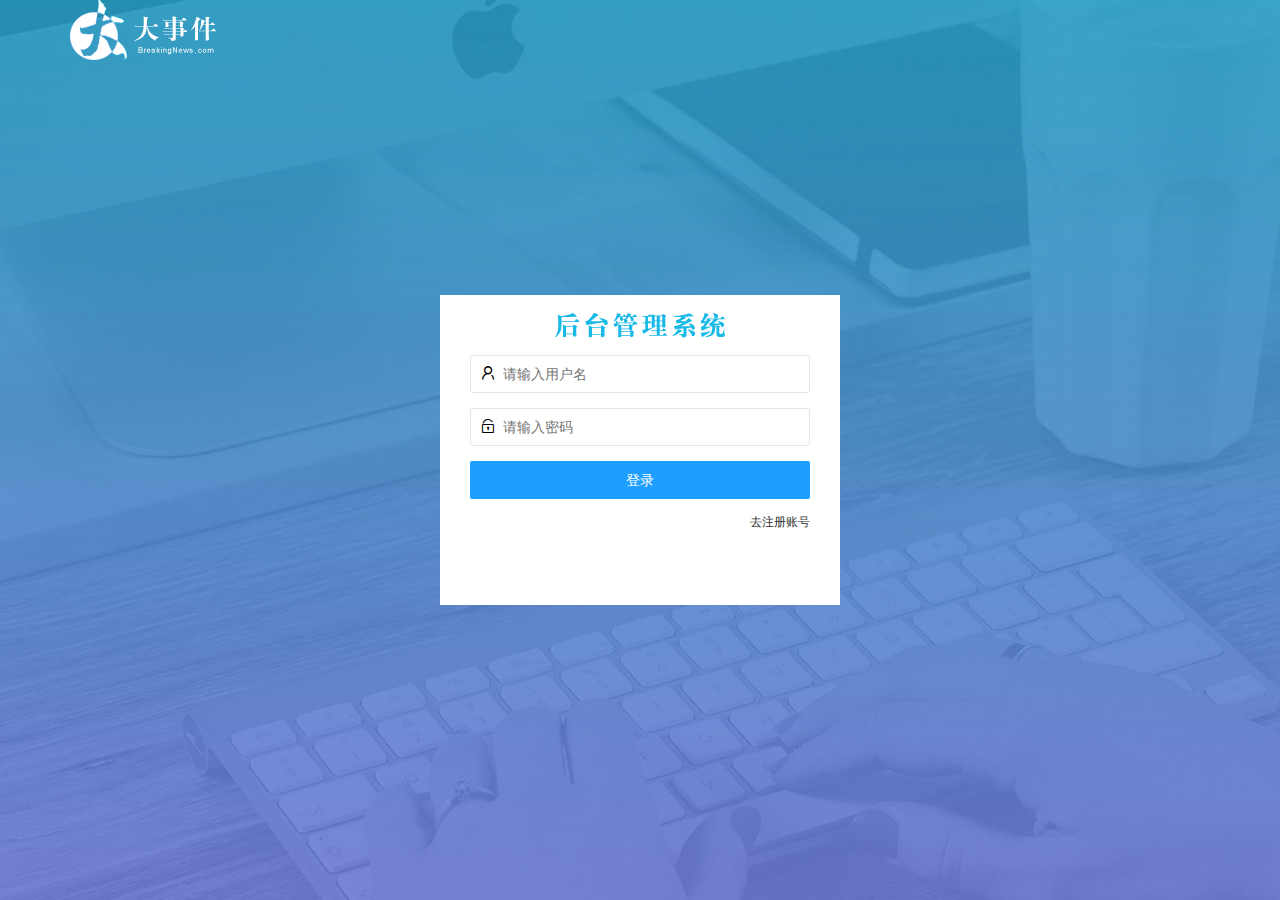
<file: login.html>
<!DOCTYPE html>
<html lang="en">

<head>
    <meta charset="UTF-8">
    <meta http-equiv="X-UA-Compatible" content="IE=edge">
    <meta name="viewport" content="width=device-width, initial-scale=1.0">
    <title>大事件-登录/注册</title>
    <link rel="stylesheet" href="/assets/lib/layui/css/layui.css">

    <link rel="stylesheet" href="/assets/css/login.css">
</head>

<body>
    <div class="layui-main">
        <img src="/assets/images/logo.png" alt="">
    </div>

    <div class="loginAndRegBox">
        <div class="title-box"></div>
        <!-- 登录的div -->
        <div class="login-box">
            <!-- 登录的表单 -->
            <form class="layui-form" id="form_login">
                <!-- 用户名 -->
                <div class="layui-form-item">
                    <i class="layui-icon layui-icon-username"></i>
                    <input type="text" name="username" required lay-verify="required" placeholder="请输入用户名"
                        autocomplete="off" class="layui-input">
                </div>
                <!-- 密码 -->
                <div class="layui-form-item">
                    <i class="layui-icon layui-icon-password"></i>
                    <input type="password" name="password" required lay-verify="required|pwd" placeholder="请输入密码"
                        autocomplete="off" class="layui-input">
                </div>
                <!-- 登录按钮 -->
                <div class="layui-form-item">
                    <button class="layui-btn layui-btn-fluid layui-btn-normal" lay-submit>登录</button>
                </div>
                <div class="layui-form-item links">
                    <a href="javascript:;" id="link_reg">去注册账号</a>
                </div>
            </form>

        </div>
        <!-- 注册的div -->
        <div class="reg-box">
            <!-- 注册的表单 -->
            <form class="layui-form" id="form_reg">
                <!-- 用户名 -->
                <div class="layui-form-item">
                    <i class="layui-icon layui-icon-username"></i>
                    <input type="text" name="username" required lay-verify="required" placeholder="请输入用户名"
                        autocomplete="off" class="layui-input">
                </div>
                <!-- 密码 -->
                <div class="layui-form-item">
                    <i class="layui-icon layui-icon-password"></i>
                    <input type="password" name="password" required lay-verify="required|pwd" placeholder="请输入密码"
                        autocomplete="off" class="layui-input">
                </div>
                <!-- 密码确认 -->
                <div class="layui-form-item">
                    <i class="layui-icon layui-icon-password"></i>
                    <input type="password" name="password" required lay-verify="required|pwd|repwd" placeholder="再次确认密码"
                        autocomplete="off" class="layui-input">
                </div>
                <!-- 按钮 -->
                <div class="layui-form-item">
                    <button class="layui-btn layui-btn-fluid layui-btn-normal" lay-submit>注册</button>
                </div>
                <div class="layui-form-item links">
                    <a href="javascript:;" id="link_login">去登录</a>
                </div>
            </form>

        </div>
    </div>

    <!-- 导入layui的js -->
    <script src="/assets/lib/layui/layui.all.js"></script>
    <!-- 导入JQuery -->
    <script src="/assets/lib/jquery.js"></script>
    <!-- 导入自己封装的 baseAP.js  -->
    <script src="/assets/js/baseAPI.js"></script>

    <script src="/assets/js/login.js"></script>
</body>

</html>
</file>
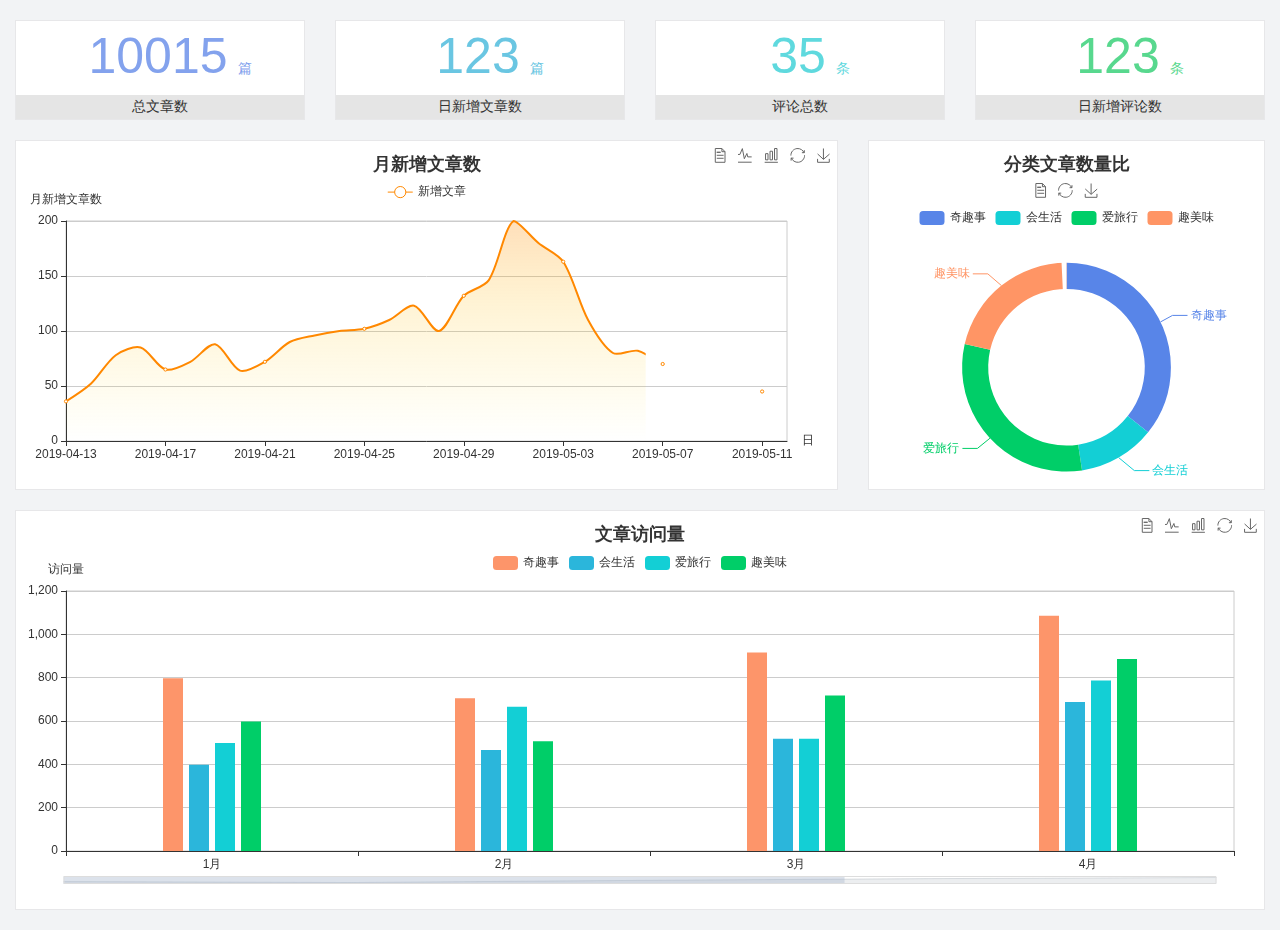
<file: home/dashboard.html>
<!DOCTYPE html>
<html lang="en">

<head>
  <meta charset="UTF-8">
  <meta name="viewport" content="width=device-width, initial-scale=1.0">
  <meta http-equiv="X-UA-Compatible" content="ie=edge">
  <title>图表统计</title>
  <link rel="stylesheet" href="../../assets/lib/bootstrap.css" />
  <link rel="stylesheet" href="../../assets/lib/main.css" />
  <script src="../../assets/lib/jquery.js"></script>
  <script type="text/javascript" src="../../assets/lib/echarts.min.js"></script>
</head>

<body>
  <div class="container-fluid">
    <div class="row spannel_list">
      <div class="col-sm-3 col-xs-6">
        <div class="spannel">
          <em>10015</em><span>篇</span>
          <b>总文章数</b>
        </div>
      </div>
      <div class="col-sm-3 col-xs-6">
        <div class="spannel scolor01">
          <em>123</em><span>篇</span>
          <b>日新增文章数</b>
        </div>
      </div>
      <div class="col-sm-3 col-xs-6">
        <div class="spannel scolor02">
          <em>35</em><span>条</span>
          <b>评论总数</b>
        </div>
      </div>
      <div class="col-sm-3 col-xs-6">
        <div class="spannel scolor03">
          <em>123</em><span>条</span>
          <b>日新增评论数</b>
        </div>
      </div>
    </div>
  </div>

  <div class="container-fluid">
    <div class="row curve-pie">
      <div class="col-lg-8 col-md-8">
        <div class="gragh_pannel" id="curve_show"></div>
      </div>
      <div class="col-lg-4 col-md-4">
        <div class="gragh_pannel" id="pie_show"></div>
      </div>
    </div>
  </div>

  <div class="container-fluid">
    <div class="column_pannel" id="column_show"></div>
  </div>

  <script>
    var oChart = echarts.init(document.getElementById('curve_show'));
    var aList_all = [
      { 'count': 36, 'date': '2019-04-13' },
      { 'count': 52, 'date': '2019-04-14' },
      { 'count': 78, 'date': '2019-04-15' },
      { 'count': 85, 'date': '2019-04-16' },
      { 'count': 65, 'date': '2019-04-17' },
      { 'count': 72, 'date': '2019-04-18' },
      { 'count': 88, 'date': '2019-04-19' },
      { 'count': 64, 'date': '2019-04-20' },
      { 'count': 72, 'date': '2019-04-21' },
      { 'count': 90, 'date': '2019-04-22' },
      { 'count': 96, 'date': '2019-04-23' },
      { 'count': 100, 'date': '2019-04-24' },
      { 'count': 102, 'date': '2019-04-25' },
      { 'count': 110, 'date': '2019-04-26' },
      { 'count': 123, 'date': '2019-04-27' },
      { 'count': 100, 'date': '2019-04-28' },
      { 'count': 132, 'date': '2019-04-29' },
      { 'count': 146, 'date': '2019-04-30' },
      { 'count': 200, 'date': '2019-05-01' },
      { 'count': 180, 'date': '2019-05-02' },
      { 'count': 163, 'date': '2019-05-03' },
      { 'count': 110, 'date': '2019-05-04' },
      { 'count': 80, 'date': '2019-05-05' },
      { 'count': 82, 'date': '2019-05-06' },
      { 'count': 70, 'date': '2019-05-07' },
      { 'count': 65, 'date': '2019-05-08' },
      { 'count': 54, 'date': '2019-05-09' },
      { 'count': 40, 'date': '2019-05-10' },
      { 'count': 45, 'date': '2019-05-11' },
      { 'count': 38, 'date': '2019-05-12' },
    ];

    let aCount = [];
    let aDate = [];

    for (var i = 0; i < aList_all.length; i++) {
      aCount.push(aList_all[i].count);
      aDate.push(aList_all[i].date);
    }

    var chartopt = {
      title: {
        text: '月新增文章数',
        left: 'center',
        top: '10'
      },
      tooltip: {
        trigger: 'axis'
      },
      legend: {
        data: ['新增文章'],
        top: '40'
      },
      toolbox: {
        show: true,
        feature: {
          mark: { show: true },
          dataView: { show: true, readOnly: false },
          magicType: { show: true, type: ['line', 'bar'] },
          restore: { show: true },
          saveAsImage: { show: true }
        }
      },
      calculable: true,
      xAxis: [
        {
          name: '日',
          type: 'category',
          boundaryGap: false,
          data: aDate
        }
      ],
      yAxis: [
        {
          name: '月新增文章数',
          type: 'value'
        }
      ],
      series: [
        {
          name: '新增文章',
          type: 'line',
          smooth: true,
          itemStyle: { normal: { areaStyle: { type: 'default' }, color: '#f80' }, lineStyle: { color: '#f80' } },
          data: aCount
        }],
      areaStyle: {
        normal: {
          color: new echarts.graphic.LinearGradient(0, 0, 0, 1, [{
            offset: 0,
            color: 'rgba(255,136,0,0.39)'
          }, {
            offset: .34,
            color: 'rgba(255,180,0,0.25)'
          }, {
            offset: 1,
            color: 'rgba(255,222,0,0.00)'
          }])

        }
      },
      grid: {
        show: true,
        x: 50,
        x2: 50,
        y: 80,
        height: 220
      }
    };

    oChart.setOption(chartopt);


    var oPie = echarts.init(document.getElementById('pie_show'));
    var oPieopt =
    {
      title: {
        top: 10,
        text: '分类文章数量比',
        x: 'center'
      },
      tooltip: {
        trigger: 'item',
        formatter: "{a} <br/>{b} : {c} ({d}%)"
      },
      color: ['#5885e8', '#13cfd5', '#00ce68', '#ff9565'],
      legend: {
        x: 'center',
        top: 65,
        data: ['奇趣事', '会生活', '爱旅行', '趣美味']
      },
      toolbox: {
        show: true,
        x: 'center',
        top: 35,
        feature: {
          mark: { show: true },
          dataView: { show: true, readOnly: false },
          magicType: {
            show: true,
            type: ['pie', 'funnel'],
            option: {
              funnel: {
                x: '25%',
                width: '50%',
                funnelAlign: 'left',
                max: 1548
              }
            }
          },
          restore: { show: true },
          saveAsImage: { show: true }
        }
      },
      calculable: true,
      series: [
        {
          name: '访问来源',
          type: 'pie',
          radius: ['45%', '60%'],
          center: ['50%', '65%'],
          data: [
            { value: 300, name: '奇趣事' },
            { value: 100, name: '会生活' },
            { value: 260, name: '爱旅行' },
            { value: 180, name: '趣美味' }
          ]
        }
      ]
    };
    oPie.setOption(oPieopt);



    var oColumn = this.echarts.init(document.getElementById('column_show'));
    var oColumnopt =
    {
      title: {
        text: '文章访问量',
        left: 'center',
        top: '10'
      },
      tooltip: {
        trigger: 'axis'
      },
      legend: {
        data: ['奇趣事', '会生活', '爱旅行', '趣美味'],
        top: '40'
      },
      toolbox: {
        show: true,
        feature: {
          mark: { show: true },
          dataView: { show: true, readOnly: false },
          magicType: { show: true, type: ['line', 'bar'] },
          restore: { show: true },
          saveAsImage: { show: true }
        }
      },
      calculable: true,
      xAxis: [
        {
          type: 'category',
          data: ['1月', '2月', '3月', '4月', '5月']
        }
      ],
      yAxis: [
        {
          name: '访问量',
          type: 'value'
        }
      ],
      series: [
        {
          name: '奇趣事',
          type: 'bar',
          barWidth: 20,
          itemStyle: {
            normal: { areaStyle: { type: 'default' }, color: '#fd956a' }
          },
          data: [800, 708, 920, 1090, 1200]
        },
        {
          name: '会生活',
          type: 'bar',
          barWidth: 20,
          itemStyle: {
            normal: { areaStyle: { type: 'default' }, color: '#2bb6db' }
          },
          data: [400, 468, 520, 690, 800]
        },
        {
          name: '爱旅行',
          type: 'bar',
          barWidth: 20,
          itemStyle: {
            normal: { areaStyle: { type: 'default' }, color: '#13cfd5' }
          },
          data: [500, 668, 520, 790, 900]
        },
        {
          name: '趣美味',
          type: 'bar',
          barWidth: 20,
          itemStyle: {
            normal: { areaStyle: { type: 'default' }, color: '#00ce68' }
          },
          data: [600, 508, 720, 890, 1000]
        }
      ],
      grid: {
        show: true,
        x: 50,
        x2: 30,
        y: 80,
        height: 260
      },
      dataZoom: [//给x轴设置滚动条
        {
          start: 0,//默认为0
          end: 100 - 1000 / 31,//默认为100
          type: 'slider',
          show: true,
          xAxisIndex: [0],
          handleSize: 0,//滑动条的 左右2个滑动条的大小
          height: 8,//组件高度
          left: 45, //左边的距离
          right: 50,//右边的距离
          bottom: 26,//右边的距离
          handleColor: '#ddd',//h滑动图标的颜色
          handleStyle: {
            borderColor: "#cacaca",
            borderWidth: "1",
            shadowBlur: 2,
            background: "#ddd",
            shadowColor: "#ddd",
          }
        }]
    };
    oColumn.setOption(oColumnopt);
  </script>
</body>

</html>
</file>
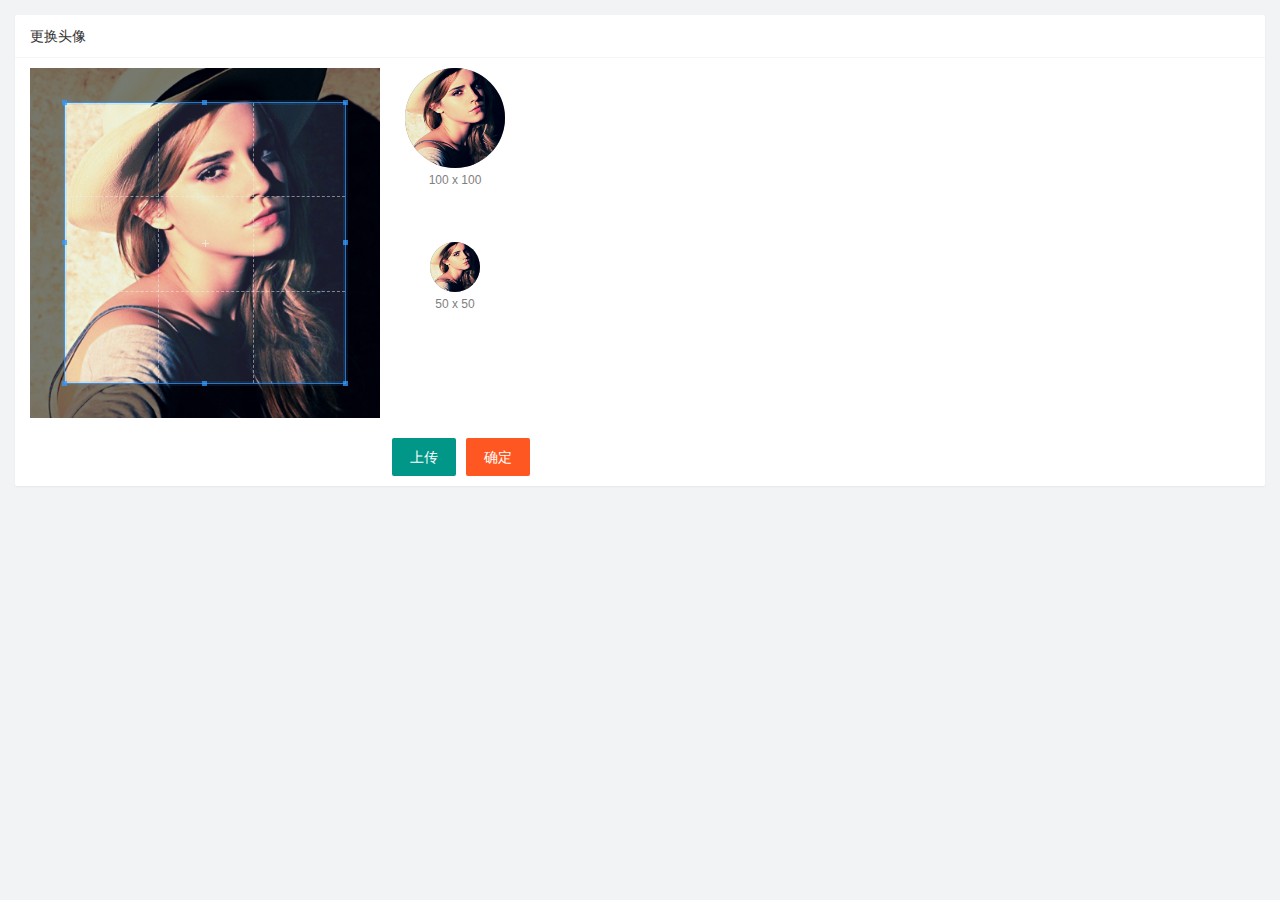
<file: user/user_avatar.html>
<!DOCTYPE html>
<html lang="en">

<head>
  <meta charset="UTF-8">
  <meta http-equiv="X-UA-Compatible" content="IE=edge">
  <meta name="viewport" content="width=device-width, initial-scale=1.0">
  <title>Document</title>
  <link rel="stylesheet" href="/assets/lib/layui/css/layui.css">
  <link rel="stylesheet" href="/assets/lib/cropper/cropper.css" />
  <link rel="stylesheet" href="/assets/css/user/user_avatar.css">
</head>

<body>
  <!-- 卡片区域 -->
  <div class="layui-card">
    <div class="layui-card-header">更换头像</div>
    <div class="layui-card-body">

      <!-- 第一行的图片裁剪和预览区域 -->
      <div class="row1">
        <!-- 图片裁剪区域 -->
        <div class="cropper-box">
          <!-- 这个 img 标签很重要，将来会把它初始化为裁剪区域 -->
          <img id="image" src="/assets/images/sample.jpg" />
        </div>
        <!-- 图片的预览区域 -->
        <div class="preview-box">
          <div>
            <!-- 宽高为 100px 的预览区域 -->
            <div class="img-preview w100"></div>
            <p class="size">100 x 100</p>
          </div>
          <div>
            <!-- 宽高为 50px 的预览区域 -->
            <div class="img-preview w50"></div>
            <p class="size">50 x 50</p>
          </div>
        </div>
      </div>

      <!-- 第二行的按钮区域 -->
      <div class="row2">
        <!-- 通过 accept 属性, 可以指定,允许用户选择什么类型的文件 -->
        <input type="file" id="file" accept="image/png,image/jpeg">
        <button type="button" class="layui-btn" id="btnChooseImage">上传</button>
        <button type="button" class="layui-btn layui-btn-danger" id="btnUpload">确定</button>
      </div>
    </div>
  </div>


  <script src="/assets/lib/layui/layui.all.js"></script>
  <script src="/assets/lib/jquery.js"></script>
  <script src="/assets/lib/cropper/Cropper.js"></script>
  <script src="/assets/lib/cropper/jquery-cropper.js"></script>
  <script src="/assets/js/baseAPI.js"></script>
  <SCript src="/assets/js/user/user_avatar.js"></SCript>
</body>

</html>
</file>
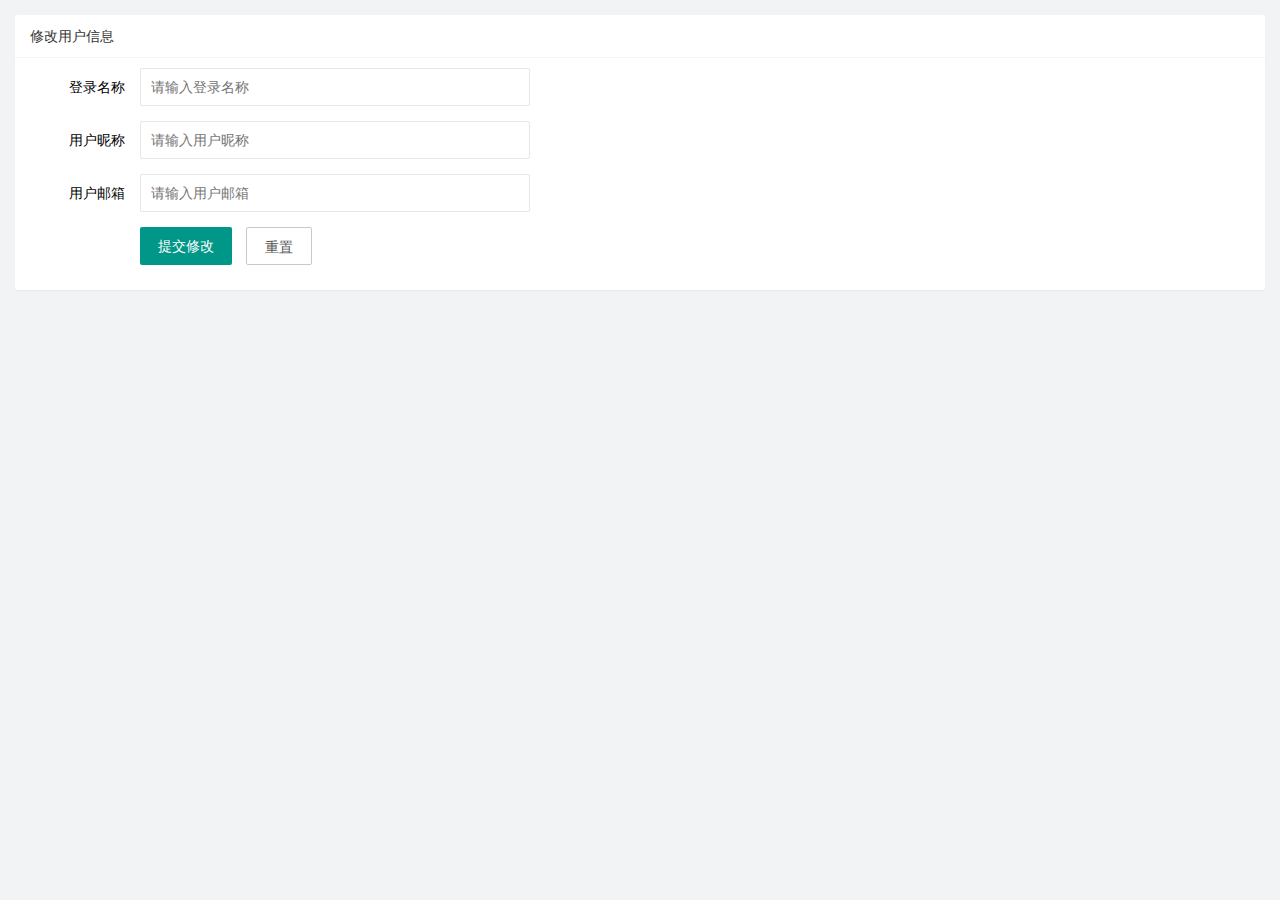
<file: user/user_info.html>
<!DOCTYPE html>
<html lang="en">

<head>
  <meta charset="UTF-8">
  <meta http-equiv="X-UA-Compatible" content="IE=edge">
  <meta name="viewport" content="width=device-width, initial-scale=1.0">
  <title>Document</title>
  <!-- 导入layui的样式 -->
  <link rel="stylesheet" href="/assets/lib/layui/css/layui.css">
  <!-- 导入自己的样式 -->
  <link rel="stylesheet" href="/assets/css/user/user_info.css">
</head>

<body>
  <!-- 卡片区域 -->
  <div class="layui-card">
    <div class="layui-card-header">修改用户信息</div>
    <div class="layui-card-body">
      <!-- form 表单区域 -->
      <form class="layui-form" lay-filter="formUserInfo">
        <!-- 这是隐藏域 -->
        <input type="hidden" name="id" />
        <div class="layui-form-item">
          <label class="layui-form-label">登录名称</label>
          <div class="layui-input-block">
            <input type="text" name="username" required lay-verify="required" placeholder="请输入登录名称" autocomplete="off"
              class="layui-input" readonly>
          </div>
        </div>
        <div class="layui-form-item">
          <label class="layui-form-label">用户昵称</label>
          <div class="layui-input-block">
            <input type="text" name="nickname" required lay-verify="required|nickname" placeholder="请输入用户昵称"
              autocomplete="off" class="layui-input">
          </div>
        </div>
        <div class="layui-form-item">
          <label class="layui-form-label">用户邮箱</label>
          <div class="layui-input-block">
            <input type="text" name="email" required lay-verify="required|email" placeholder="请输入用户邮箱"
              autocomplete="off" class="layui-input">
          </div>
        </div>
        <div class="layui-form-item">
          <div class="layui-input-block">
            <button class="layui-btn" lay-submit lay-filter="formDemo">提交修改</button>
            <button type="reset" class="layui-btn layui-btn-primary" id="btnReset">重置</button>
          </div>
        </div>
      </form>
    </div>
  </div>
  <!-- 导入layui的js  -->
  <script src="/assets/lib/layui/layui.all.js"></script>
  <!-- 导入jquery -->
  <script src="/assets/lib/jquery.js"></script>
  <script src="/assets/js/baseAPI.js"></script>
  <!-- 导入自己的js -->
  <script src="/assets/js/user/user_info.js"></script>
</body>

</html>
</file>
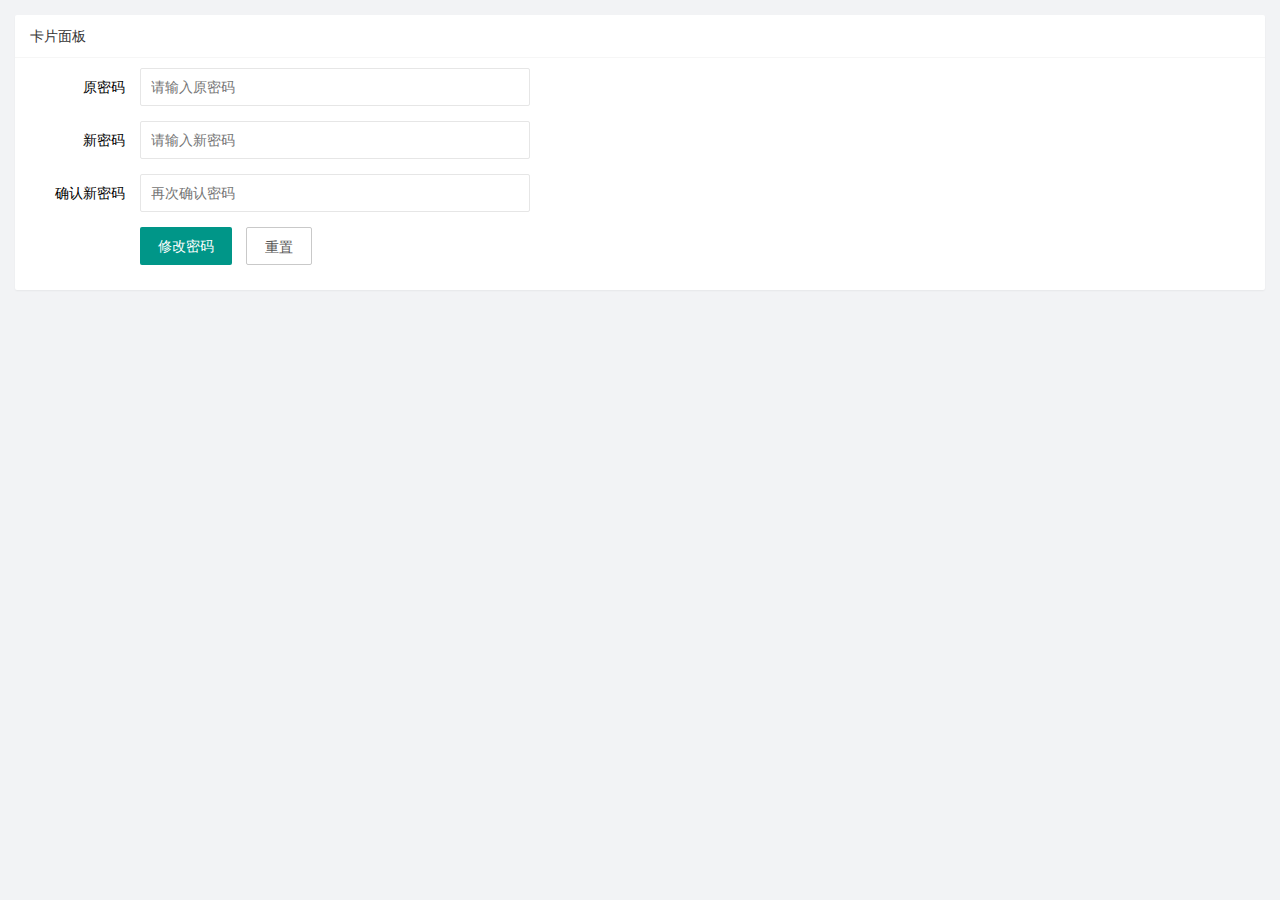
<file: user/user_pwd.html>
<!DOCTYPE html>
<html lang="en">

<head>
  <meta charset="UTF-8">
  <meta http-equiv="X-UA-Compatible" content="IE=edge">
  <meta name="viewport" content="width=device-width, initial-scale=1.0">
  <title>Document</title>
  <link rel="stylesheet" href="/assets/lib/layui/css/layui.css">
  <link rel="stylesheet" href="/assets/css/user/user_pwd.css">
</head>

<body>
  <!-- 卡片区域 -->
  <div class="layui-card">
    <div class="layui-card-header">卡片面板</div>
    <div class="layui-card-body">

      <form class="layui-form" action="">
        <div class="layui-form-item">
          <label class="layui-form-label">原密码</label>
          <div class="layui-input-block">
            <input type="password" name="oldPwd" required lay-verify="required|pwd" placeholder="请输入原密码"
              autocomplete="off" class="layui-input">
          </div>
        </div>
        <div class="layui-form-item">
          <label class="layui-form-label">新密码</label>
          <div class="layui-input-block">
            <input type="password" name="newPwd" required lay-verify="required|pwd|samePwd" placeholder="请输入新密码"
              autocomplete="off" class="layui-input">
          </div>
        </div>
        <div class="layui-form-item">
          <label class="layui-form-label">确认新密码</label>
          <div class="layui-input-block">
            <input type="password" name="rePwd" required lay-verify="required|pwd|rePwd" placeholder="再次确认密码"
              autocomplete="off" class="layui-input">
          </div>
        </div>
        <div class="layui-form-item">
          <div class="layui-input-block">
            <button class="layui-btn" lay-submit lay-filter="formDemo">修改密码</button>
            <button type="reset" class="layui-btn layui-btn-primary">重置</button>
          </div>
        </div>
      </form>
    </div>
  </div>


  <script src="/assets/lib/layui/layui.all.js"></script>
  <script src="/assets/lib/jquery.js"></script>
  <script src="/assets/js/baseAPI.js"></script>
  <script src="/assets/js/user/user_pwd.js"></script>
</body>

</html>
</file>
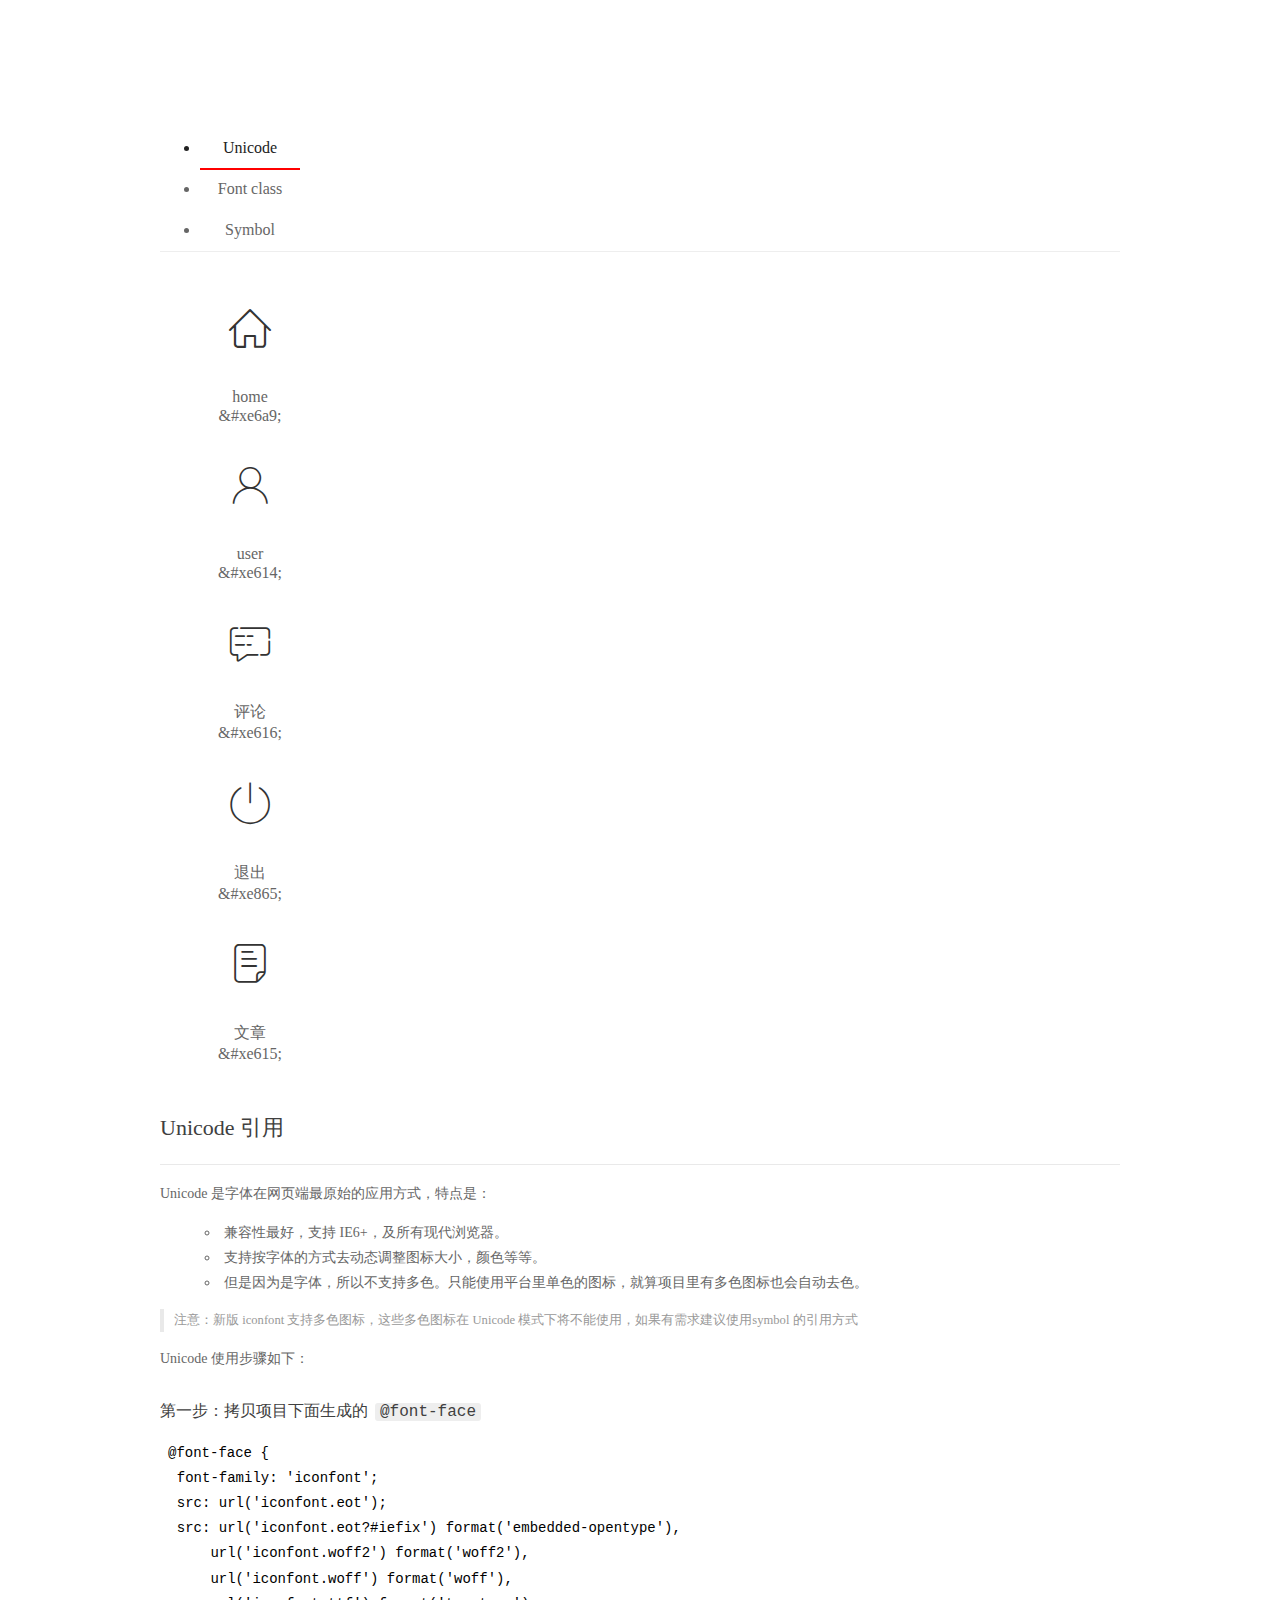
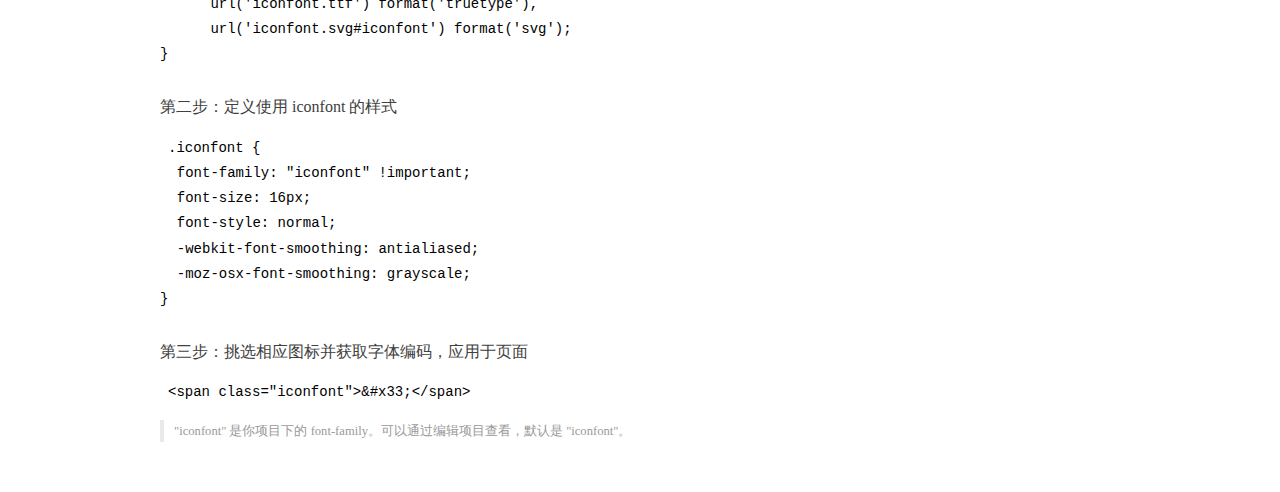
<file: assets/fonts/demo_index.html>
<!DOCTYPE html>
<html>
<head>
  <meta charset="utf-8"/>
  <title>IconFont Demo</title>
  <link rel="shortcut icon" href="https://gtms04.alicdn.com/tps/i4/TB1_oz6GVXXXXaFXpXXJDFnIXXX-64-64.ico" type="image/x-icon"/>
  <link rel="stylesheet" href="https://g.alicdn.com/thx/cube/1.3.2/cube.min.css">
  <link rel="stylesheet" href="demo.css">
  <link rel="stylesheet" href="iconfont.css">
  <script src="iconfont.js"></script>
  <!-- jQuery -->
  <script src="https://a1.alicdn.com/oss/uploads/2018/12/26/7bfddb60-08e8-11e9-9b04-53e73bb6408b.js"></script>
  <!-- 代码高亮 -->
  <script src="https://a1.alicdn.com/oss/uploads/2018/12/26/a3f714d0-08e6-11e9-8a15-ebf944d7534c.js"></script>
</head>
<body>
  <div class="main">
    <h1 class="logo"><a href="https://www.iconfont.cn/" title="iconfont 首页" target="_blank">&#xe86b;</a></h1>
    <div class="nav-tabs">
      <ul id="tabs" class="dib-box">
        <li class="dib active"><span>Unicode</span></li>
        <li class="dib"><span>Font class</span></li>
        <li class="dib"><span>Symbol</span></li>
      </ul>
      
    </div>
    <div class="tab-container">
      <div class="content unicode" style="display: block;">
          <ul class="icon_lists dib-box">
          
            <li class="dib">
              <span class="icon iconfont">&#xe6a9;</span>
                <div class="name">home</div>
                <div class="code-name">&amp;#xe6a9;</div>
              </li>
          
            <li class="dib">
              <span class="icon iconfont">&#xe614;</span>
                <div class="name">user</div>
                <div class="code-name">&amp;#xe614;</div>
              </li>
          
            <li class="dib">
              <span class="icon iconfont">&#xe616;</span>
                <div class="name">评论</div>
                <div class="code-name">&amp;#xe616;</div>
              </li>
          
            <li class="dib">
              <span class="icon iconfont">&#xe865;</span>
                <div class="name">退出</div>
                <div class="code-name">&amp;#xe865;</div>
              </li>
          
            <li class="dib">
              <span class="icon iconfont">&#xe615;</span>
                <div class="name">文章</div>
                <div class="code-name">&amp;#xe615;</div>
              </li>
          
          </ul>
          <div class="article markdown">
          <h2 id="unicode-">Unicode 引用</h2>
          <hr>

          <p>Unicode 是字体在网页端最原始的应用方式，特点是：</p>
          <ul>
            <li>兼容性最好，支持 IE6+，及所有现代浏览器。</li>
            <li>支持按字体的方式去动态调整图标大小，颜色等等。</li>
            <li>但是因为是字体，所以不支持多色。只能使用平台里单色的图标，就算项目里有多色图标也会自动去色。</li>
          </ul>
          <blockquote>
            <p>注意：新版 iconfont 支持多色图标，这些多色图标在 Unicode 模式下将不能使用，如果有需求建议使用symbol 的引用方式</p>
          </blockquote>
          <p>Unicode 使用步骤如下：</p>
          <h3 id="-font-face">第一步：拷贝项目下面生成的 <code>@font-face</code></h3>
<pre><code class="language-css"
>@font-face {
  font-family: 'iconfont';
  src: url('iconfont.eot');
  src: url('iconfont.eot?#iefix') format('embedded-opentype'),
      url('iconfont.woff2') format('woff2'),
      url('iconfont.woff') format('woff'),
      url('iconfont.ttf') format('truetype'),
      url('iconfont.svg#iconfont') format('svg');
}
</code></pre>
          <h3 id="-iconfont-">第二步：定义使用 iconfont 的样式</h3>
<pre><code class="language-css"
>.iconfont {
  font-family: "iconfont" !important;
  font-size: 16px;
  font-style: normal;
  -webkit-font-smoothing: antialiased;
  -moz-osx-font-smoothing: grayscale;
}
</code></pre>
          <h3 id="-">第三步：挑选相应图标并获取字体编码，应用于页面</h3>
<pre>
<code class="language-html"
>&lt;span class="iconfont"&gt;&amp;#x33;&lt;/span&gt;
</code></pre>
          <blockquote>
            <p>"iconfont" 是你项目下的 font-family。可以通过编辑项目查看，默认是 "iconfont"。</p>
          </blockquote>
          </div>
      </div>
      <div class="content font-class">
        <ul class="icon_lists dib-box">
          
          <li class="dib">
            <span class="icon iconfont icon-home"></span>
            <div class="name">
              home
            </div>
            <div class="code-name">.icon-home
            </div>
          </li>
          
          <li class="dib">
            <span class="icon iconfont icon-user"></span>
            <div class="name">
              user
            </div>
            <div class="code-name">.icon-user
            </div>
          </li>
          
          <li class="dib">
            <span class="icon iconfont icon-pinglun"></span>
            <div class="name">
              评论
            </div>
            <div class="code-name">.icon-pinglun
            </div>
          </li>
          
          <li class="dib">
            <span class="icon iconfont icon-tuichu"></span>
            <div class="name">
              退出
            </div>
            <div class="code-name">.icon-tuichu
            </div>
          </li>
          
          <li class="dib">
            <span class="icon iconfont icon-16"></span>
            <div class="name">
              文章
            </div>
            <div class="code-name">.icon-16
            </div>
          </li>
          
        </ul>
        <div class="article markdown">
        <h2 id="font-class-">font-class 引用</h2>
        <hr>

        <p>font-class 是 Unicode 使用方式的一种变种，主要是解决 Unicode 书写不直观，语意不明确的问题。</p>
        <p>与 Unicode 使用方式相比，具有如下特点：</p>
        <ul>
          <li>兼容性良好，支持 IE8+，及所有现代浏览器。</li>
          <li>相比于 Unicode 语意明确，书写更直观。可以很容易分辨这个 icon 是什么。</li>
          <li>因为使用 class 来定义图标，所以当要替换图标时，只需要修改 class 里面的 Unicode 引用。</li>
          <li>不过因为本质上还是使用的字体，所以多色图标还是不支持的。</li>
        </ul>
        <p>使用步骤如下：</p>
        <h3 id="-fontclass-">第一步：引入项目下面生成的 fontclass 代码：</h3>
<pre><code class="language-html">&lt;link rel="stylesheet" href="./iconfont.css"&gt;
</code></pre>
        <h3 id="-">第二步：挑选相应图标并获取类名，应用于页面：</h3>
<pre><code class="language-html">&lt;span class="iconfont icon-xxx"&gt;&lt;/span&gt;
</code></pre>
        <blockquote>
          <p>"
            iconfont" 是你项目下的 font-family。可以通过编辑项目查看，默认是 "iconfont"。</p>
        </blockquote>
      </div>
      </div>
      <div class="content symbol">
          <ul class="icon_lists dib-box">
          
            <li class="dib">
                <svg class="icon svg-icon" aria-hidden="true">
                  <use xlink:href="#icon-home"></use>
                </svg>
                <div class="name">home</div>
                <div class="code-name">#icon-home</div>
            </li>
          
            <li class="dib">
                <svg class="icon svg-icon" aria-hidden="true">
                  <use xlink:href="#icon-user"></use>
                </svg>
                <div class="name">user</div>
                <div class="code-name">#icon-user</div>
            </li>
          
            <li class="dib">
                <svg class="icon svg-icon" aria-hidden="true">
                  <use xlink:href="#icon-pinglun"></use>
                </svg>
                <div class="name">评论</div>
                <div class="code-name">#icon-pinglun</div>
            </li>
          
            <li class="dib">
                <svg class="icon svg-icon" aria-hidden="true">
                  <use xlink:href="#icon-tuichu"></use>
                </svg>
                <div class="name">退出</div>
                <div class="code-name">#icon-tuichu</div>
            </li>
          
            <li class="dib">
                <svg class="icon svg-icon" aria-hidden="true">
                  <use xlink:href="#icon-16"></use>
                </svg>
                <div class="name">文章</div>
                <div class="code-name">#icon-16</div>
            </li>
          
          </ul>
          <div class="article markdown">
          <h2 id="symbol-">Symbol 引用</h2>
          <hr>

          <p>这是一种全新的使用方式，应该说这才是未来的主流，也是平台目前推荐的用法。相关介绍可以参考这篇<a href="">文章</a>
            这种用法其实是做了一个 SVG 的集合，与另外两种相比具有如下特点：</p>
          <ul>
            <li>支持多色图标了，不再受单色限制。</li>
            <li>通过一些技巧，支持像字体那样，通过 <code>font-size</code>, <code>color</code> 来调整样式。</li>
            <li>兼容性较差，支持 IE9+，及现代浏览器。</li>
            <li>浏览器渲染 SVG 的性能一般，还不如 png。</li>
          </ul>
          <p>使用步骤如下：</p>
          <h3 id="-symbol-">第一步：引入项目下面生成的 symbol 代码：</h3>
<pre><code class="language-html">&lt;script src="./iconfont.js"&gt;&lt;/script&gt;
</code></pre>
          <h3 id="-css-">第二步：加入通用 CSS 代码（引入一次就行）：</h3>
<pre><code class="language-html">&lt;style&gt;
.icon {
  width: 1em;
  height: 1em;
  vertical-align: -0.15em;
  fill: currentColor;
  overflow: hidden;
}
&lt;/style&gt;
</code></pre>
          <h3 id="-">第三步：挑选相应图标并获取类名，应用于页面：</h3>
<pre><code class="language-html">&lt;svg class="icon" aria-hidden="true"&gt;
  &lt;use xlink:href="#icon-xxx"&gt;&lt;/use&gt;
&lt;/svg&gt;
</code></pre>
          </div>
      </div>

    </div>
  </div>
  <script>
  $(document).ready(function () {
      $('.tab-container .content:first').show()

      $('#tabs li').click(function (e) {
        var tabContent = $('.tab-container .content')
        var index = $(this).index()

        if ($(this).hasClass('active')) {
          return
        } else {
          $('#tabs li').removeClass('active')
          $(this).addClass('active')

          tabContent.hide().eq(index).fadeIn()
        }
      })
    })
  </script>
</body>
</html>
</file>
<file: assets/lib/layui/css/layui.css>
/** layui-v2.5.5 MIT License By https://www.layui.com */
 .layui-inline,img{display:inline-block;vertical-align:middle}h1,h2,h3,h4,h5,h6{font-weight:400}.layui-edge,.layui-header,.layui-inline,.layui-main{position:relative}.layui-body,.layui-edge,.layui-elip{overflow:hidden}.layui-btn,.layui-edge,.layui-inline,img{vertical-align:middle}.layui-btn,.layui-disabled,.layui-icon,.layui-unselect{-moz-user-select:none;-webkit-user-select:none;-ms-user-select:none}.layui-elip,.layui-form-checkbox span,.layui-form-pane .layui-form-label{text-overflow:ellipsis;white-space:nowrap}.layui-breadcrumb,.layui-tree-btnGroup{visibility:hidden}blockquote,body,button,dd,div,dl,dt,form,h1,h2,h3,h4,h5,h6,input,li,ol,p,pre,td,textarea,th,ul{margin:0;padding:0;-webkit-tap-highlight-color:rgba(0,0,0,0)}a:active,a:hover{outline:0}img{border:none}li{list-style:none}table{border-collapse:collapse;border-spacing:0}h4,h5,h6{font-size:100%}button,input,optgroup,option,select,textarea{font-family:inherit;font-size:inherit;font-style:inherit;font-weight:inherit;outline:0}pre{white-space:pre-wrap;white-space:-moz-pre-wrap;white-space:-pre-wrap;white-space:-o-pre-wrap;word-wrap:break-word}body{line-height:24px;font:14px Helvetica Neue,Helvetica,PingFang SC,Tahoma,Arial,sans-serif}hr{height:1px;margin:10px 0;border:0;clear:both}a{color:#333;text-decoration:none}a:hover{color:#777}a cite{font-style:normal;*cursor:pointer}.layui-border-box,.layui-border-box *{box-sizing:border-box}.layui-box,.layui-box *{box-sizing:content-box}.layui-clear{clear:both;*zoom:1}.layui-clear:after{content:'\20';clear:both;*zoom:1;display:block;height:0}.layui-inline{*display:inline;*zoom:1}.layui-edge{display:inline-block;width:0;height:0;border-width:6px;border-style:dashed;border-color:transparent}.layui-edge-top{top:-4px;border-bottom-color:#999;border-bottom-style:solid}.layui-edge-right{border-left-color:#999;border-left-style:solid}.layui-edge-bottom{top:2px;border-top-color:#999;border-top-style:solid}.layui-edge-left{border-right-color:#999;border-right-style:solid}.layui-disabled,.layui-disabled:hover{color:#d2d2d2!important;cursor:not-allowed!important}.layui-circle{border-radius:100%}.layui-show{display:block!important}.layui-hide{display:none!important}@font-face{font-family:layui-icon;src:url(../font/iconfont.eot?v=250);src:url(../font/iconfont.eot?v=250#iefix) format('embedded-opentype'),url(../font/iconfont.woff2?v=250) format('woff2'),url(../font/iconfont.woff?v=250) format('woff'),url(../font/iconfont.ttf?v=250) format('truetype'),url(../font/iconfont.svg?v=250#layui-icon) format('svg')}.layui-icon{font-family:layui-icon!important;font-size:16px;font-style:normal;-webkit-font-smoothing:antialiased;-moz-osx-font-smoothing:grayscale}.layui-icon-reply-fill:before{content:"\e611"}.layui-icon-set-fill:before{content:"\e614"}.layui-icon-menu-fill:before{content:"\e60f"}.layui-icon-search:before{content:"\e615"}.layui-icon-share:before{content:"\e641"}.layui-icon-set-sm:before{content:"\e620"}.layui-icon-engine:before{content:"\e628"}.layui-icon-close:before{content:"\1006"}.layui-icon-close-fill:before{content:"\1007"}.layui-icon-chart-screen:before{content:"\e629"}.layui-icon-star:before{content:"\e600"}.layui-icon-circle-dot:before{content:"\e617"}.layui-icon-chat:before{content:"\e606"}.layui-icon-release:before{content:"\e609"}.layui-icon-list:before{content:"\e60a"}.layui-icon-chart:before{content:"\e62c"}.layui-icon-ok-circle:before{content:"\1005"}.layui-icon-layim-theme:before{content:"\e61b"}.layui-icon-table:before{content:"\e62d"}.layui-icon-right:before{content:"\e602"}.layui-icon-left:before{content:"\e603"}.layui-icon-cart-simple:before{content:"\e698"}.layui-icon-face-cry:before{content:"\e69c"}.layui-icon-face-smile:before{content:"\e6af"}.layui-icon-survey:before{content:"\e6b2"}.layui-icon-tree:before{content:"\e62e"}.layui-icon-upload-circle:before{content:"\e62f"}.layui-icon-add-circle:before{content:"\e61f"}.layui-icon-download-circle:before{content:"\e601"}.layui-icon-templeate-1:before{content:"\e630"}.layui-icon-util:before{content:"\e631"}.layui-icon-face-surprised:before{content:"\e664"}.layui-icon-edit:before{content:"\e642"}.layui-icon-speaker:before{content:"\e645"}.layui-icon-down:before{content:"\e61a"}.layui-icon-file:before{content:"\e621"}.layui-icon-layouts:before{content:"\e632"}.layui-icon-rate-half:before{content:"\e6c9"}.layui-icon-add-circle-fine:before{content:"\e608"}.layui-icon-prev-circle:before{content:"\e633"}.layui-icon-read:before{content:"\e705"}.layui-icon-404:before{content:"\e61c"}.layui-icon-carousel:before{content:"\e634"}.layui-icon-help:before{content:"\e607"}.layui-icon-code-circle:before{content:"\e635"}.layui-icon-water:before{content:"\e636"}.layui-icon-username:before{content:"\e66f"}.layui-icon-find-fill:before{content:"\e670"}.layui-icon-about:before{content:"\e60b"}.layui-icon-location:before{content:"\e715"}.layui-icon-up:before{content:"\e619"}.layui-icon-pause:before{content:"\e651"}.layui-icon-date:before{content:"\e637"}.layui-icon-layim-uploadfile:before{content:"\e61d"}.layui-icon-delete:before{content:"\e640"}.layui-icon-play:before{content:"\e652"}.layui-icon-top:before{content:"\e604"}.layui-icon-friends:before{content:"\e612"}.layui-icon-refresh-3:before{content:"\e9aa"}.layui-icon-ok:before{content:"\e605"}.layui-icon-layer:before{content:"\e638"}.layui-icon-face-smile-fine:before{content:"\e60c"}.layui-icon-dollar:before{content:"\e659"}.layui-icon-group:before{content:"\e613"}.layui-icon-layim-download:before{content:"\e61e"}.layui-icon-picture-fine:before{content:"\e60d"}.layui-icon-link:before{content:"\e64c"}.layui-icon-diamond:before{content:"\e735"}.layui-icon-log:before{content:"\e60e"}.layui-icon-rate-solid:before{content:"\e67a"}.layui-icon-fonts-del:before{content:"\e64f"}.layui-icon-unlink:before{content:"\e64d"}.layui-icon-fonts-clear:before{content:"\e639"}.layui-icon-triangle-r:before{content:"\e623"}.layui-icon-circle:before{content:"\e63f"}.layui-icon-radio:before{content:"\e643"}.layui-icon-align-center:before{content:"\e647"}.layui-icon-align-right:before{content:"\e648"}.layui-icon-align-left:before{content:"\e649"}.layui-icon-loading-1:before{content:"\e63e"}.layui-icon-return:before{content:"\e65c"}.layui-icon-fonts-strong:before{content:"\e62b"}.layui-icon-upload:before{content:"\e67c"}.layui-icon-dialogue:before{content:"\e63a"}.layui-icon-video:before{content:"\e6ed"}.layui-icon-headset:before{content:"\e6fc"}.layui-icon-cellphone-fine:before{content:"\e63b"}.layui-icon-add-1:before{content:"\e654"}.layui-icon-face-smile-b:before{content:"\e650"}.layui-icon-fonts-html:before{content:"\e64b"}.layui-icon-form:before{content:"\e63c"}.layui-icon-cart:before{content:"\e657"}.layui-icon-camera-fill:before{content:"\e65d"}.layui-icon-tabs:before{content:"\e62a"}.layui-icon-fonts-code:before{content:"\e64e"}.layui-icon-fire:before{content:"\e756"}.layui-icon-set:before{content:"\e716"}.layui-icon-fonts-u:before{content:"\e646"}.layui-icon-triangle-d:before{content:"\e625"}.layui-icon-tips:before{content:"\e702"}.layui-icon-picture:before{content:"\e64a"}.layui-icon-more-vertical:before{content:"\e671"}.layui-icon-flag:before{content:"\e66c"}.layui-icon-loading:before{content:"\e63d"}.layui-icon-fonts-i:before{content:"\e644"}.layui-icon-refresh-1:before{content:"\e666"}.layui-icon-rmb:before{content:"\e65e"}.layui-icon-home:before{content:"\e68e"}.layui-icon-user:before{content:"\e770"}.layui-icon-notice:before{content:"\e667"}.layui-icon-login-weibo:before{content:"\e675"}.layui-icon-voice:before{content:"\e688"}.layui-icon-upload-drag:before{content:"\e681"}.layui-icon-login-qq:before{content:"\e676"}.layui-icon-snowflake:before{content:"\e6b1"}.layui-icon-file-b:before{content:"\e655"}.layui-icon-template:before{content:"\e663"}.layui-icon-auz:before{content:"\e672"}.layui-icon-console:before{content:"\e665"}.layui-icon-app:before{content:"\e653"}.layui-icon-prev:before{content:"\e65a"}.layui-icon-website:before{content:"\e7ae"}.layui-icon-next:before{content:"\e65b"}.layui-icon-component:before{content:"\e857"}.layui-icon-more:before{content:"\e65f"}.layui-icon-login-wechat:before{content:"\e677"}.layui-icon-shrink-right:before{content:"\e668"}.layui-icon-spread-left:before{content:"\e66b"}.layui-icon-camera:before{content:"\e660"}.layui-icon-note:before{content:"\e66e"}.layui-icon-refresh:before{content:"\e669"}.layui-icon-female:before{content:"\e661"}.layui-icon-male:before{content:"\e662"}.layui-icon-password:before{content:"\e673"}.layui-icon-senior:before{content:"\e674"}.layui-icon-theme:before{content:"\e66a"}.layui-icon-tread:before{content:"\e6c5"}.layui-icon-praise:before{content:"\e6c6"}.layui-icon-star-fill:before{content:"\e658"}.layui-icon-rate:before{content:"\e67b"}.layui-icon-template-1:before{content:"\e656"}.layui-icon-vercode:before{content:"\e679"}.layui-icon-cellphone:before{content:"\e678"}.layui-icon-screen-full:before{content:"\e622"}.layui-icon-screen-restore:before{content:"\e758"}.layui-icon-cols:before{content:"\e610"}.layui-icon-export:before{content:"\e67d"}.layui-icon-print:before{content:"\e66d"}.layui-icon-slider:before{content:"\e714"}.layui-icon-addition:before{content:"\e624"}.layui-icon-subtraction:before{content:"\e67e"}.layui-icon-service:before{content:"\e626"}.layui-icon-transfer:before{content:"\e691"}.layui-main{width:1140px;margin:0 auto}.layui-header{z-index:1000;height:60px}.layui-header a:hover{transition:all .5s;-webkit-transition:all .5s}.layui-side{position:fixed;left:0;top:0;bottom:0;z-index:999;width:200px;overflow-x:hidden}.layui-side-scroll{position:relative;width:220px;height:100%;overflow-x:hidden}.layui-body{position:absolute;left:200px;right:0;top:0;bottom:0;z-index:998;width:auto;overflow-y:auto;box-sizing:border-box}.layui-layout-body{overflow:hidden}.layui-layout-admin .layui-header{background-color:#23262E}.layui-layout-admin .layui-side{top:60px;width:200px;overflow-x:hidden}.layui-layout-admin .layui-body{position:fixed;top:60px;bottom:44px}.layui-layout-admin .layui-main{width:auto;margin:0 15px}.layui-layout-admin .layui-footer{position:fixed;left:200px;right:0;bottom:0;height:44px;line-height:44px;padding:0 15px;background-color:#eee}.layui-layout-admin .layui-logo{position:absolute;left:0;top:0;width:200px;height:100%;line-height:60px;text-align:center;color:#009688;font-size:16px}.layui-layout-admin .layui-header .layui-nav{background:0 0}.layui-layout-left{position:absolute!important;left:200px;top:0}.layui-layout-right{position:absolute!important;right:0;top:0}.layui-container{position:relative;margin:0 auto;padding:0 15px;box-sizing:border-box}.layui-fluid{position:relative;margin:0 auto;padding:0 15px}.layui-row:after,.layui-row:before{content:'';display:block;clear:both}.layui-col-lg1,.layui-col-lg10,.layui-col-lg11,.layui-col-lg12,.layui-col-lg2,.layui-col-lg3,.layui-col-lg4,.layui-col-lg5,.layui-col-lg6,.layui-col-lg7,.layui-col-lg8,.layui-col-lg9,.layui-col-md1,.layui-col-md10,.layui-col-md11,.layui-col-md12,.layui-col-md2,.layui-col-md3,.layui-col-md4,.layui-col-md5,.layui-col-md6,.layui-col-md7,.layui-col-md8,.layui-col-md9,.layui-col-sm1,.layui-col-sm10,.layui-col-sm11,.layui-col-sm12,.layui-col-sm2,.layui-col-sm3,.layui-col-sm4,.layui-col-sm5,.layui-col-sm6,.layui-col-sm7,.layui-col-sm8,.layui-col-sm9,.layui-col-xs1,.layui-col-xs10,.layui-col-xs11,.layui-col-xs12,.layui-col-xs2,.layui-col-xs3,.layui-col-xs4,.layui-col-xs5,.layui-col-xs6,.layui-col-xs7,.layui-col-xs8,.layui-col-xs9{position:relative;display:block;box-sizing:border-box}.layui-col-xs1,.layui-col-xs10,.layui-col-xs11,.layui-col-xs12,.layui-col-xs2,.layui-col-xs3,.layui-col-xs4,.layui-col-xs5,.layui-col-xs6,.layui-col-xs7,.layui-col-xs8,.layui-col-xs9{float:left}.layui-col-xs1{width:8.33333333%}.layui-col-xs2{width:16.66666667%}.layui-col-xs3{width:25%}.layui-col-xs4{width:33.33333333%}.layui-col-xs5{width:41.66666667%}.layui-col-xs6{width:50%}.layui-col-xs7{width:58.33333333%}.layui-col-xs8{width:66.66666667%}.layui-col-xs9{width:75%}.layui-col-xs10{width:83.33333333%}.layui-col-xs11{width:91.66666667%}.layui-col-xs12{width:100%}.layui-col-xs-offset1{margin-left:8.33333333%}.layui-col-xs-offset2{margin-left:16.66666667%}.layui-col-xs-offset3{margin-left:25%}.layui-col-xs-offset4{margin-left:33.33333333%}.layui-col-xs-offset5{margin-left:41.66666667%}.layui-col-xs-offset6{margin-left:50%}.layui-col-xs-offset7{margin-left:58.33333333%}.layui-col-xs-offset8{margin-left:66.66666667%}.layui-col-xs-offset9{margin-left:75%}.layui-col-xs-offset10{margin-left:83.33333333%}.layui-col-xs-offset11{margin-left:91.66666667%}.layui-col-xs-offset12{margin-left:100%}@media screen and (max-width:768px){.layui-hide-xs{display:none!important}.layui-show-xs-block{display:block!important}.layui-show-xs-inline{display:inline!important}.layui-show-xs-inline-block{display:inline-block!important}}@media screen and (min-width:768px){.layui-container{width:750px}.layui-hide-sm{display:none!important}.layui-show-sm-block{display:block!important}.layui-show-sm-inline{display:inline!important}.layui-show-sm-inline-block{display:inline-block!important}.layui-col-sm1,.layui-col-sm10,.layui-col-sm11,.layui-col-sm12,.layui-col-sm2,.layui-col-sm3,.layui-col-sm4,.layui-col-sm5,.layui-col-sm6,.layui-col-sm7,.layui-col-sm8,.layui-col-sm9{float:left}.layui-col-sm1{width:8.33333333%}.layui-col-sm2{width:16.66666667%}.layui-col-sm3{width:25%}.layui-col-sm4{width:33.33333333%}.layui-col-sm5{width:41.66666667%}.layui-col-sm6{width:50%}.layui-col-sm7{width:58.33333333%}.layui-col-sm8{width:66.66666667%}.layui-col-sm9{width:75%}.layui-col-sm10{width:83.33333333%}.layui-col-sm11{width:91.66666667%}.layui-col-sm12{width:100%}.layui-col-sm-offset1{margin-left:8.33333333%}.layui-col-sm-offset2{margin-left:16.66666667%}.layui-col-sm-offset3{margin-left:25%}.layui-col-sm-offset4{margin-left:33.33333333%}.layui-col-sm-offset5{margin-left:41.66666667%}.layui-col-sm-offset6{margin-left:50%}.layui-col-sm-offset7{margin-left:58.33333333%}.layui-col-sm-offset8{margin-left:66.66666667%}.layui-col-sm-offset9{margin-left:75%}.layui-col-sm-offset10{margin-left:83.33333333%}.layui-col-sm-offset11{margin-left:91.66666667%}.layui-col-sm-offset12{margin-left:100%}}@media screen and (min-width:992px){.layui-container{width:970px}.layui-hide-md{display:none!important}.layui-show-md-block{display:block!important}.layui-show-md-inline{display:inline!important}.layui-show-md-inline-block{display:inline-block!important}.layui-col-md1,.layui-col-md10,.layui-col-md11,.layui-col-md12,.layui-col-md2,.layui-col-md3,.layui-col-md4,.layui-col-md5,.layui-col-md6,.layui-col-md7,.layui-col-md8,.layui-col-md9{float:left}.layui-col-md1{width:8.33333333%}.layui-col-md2{width:16.66666667%}.layui-col-md3{width:25%}.layui-col-md4{width:33.33333333%}.layui-col-md5{width:41.66666667%}.layui-col-md6{width:50%}.layui-col-md7{width:58.33333333%}.layui-col-md8{width:66.66666667%}.layui-col-md9{width:75%}.layui-col-md10{width:83.33333333%}.layui-col-md11{width:91.66666667%}.layui-col-md12{width:100%}.layui-col-md-offset1{margin-left:8.33333333%}.layui-col-md-offset2{margin-left:16.66666667%}.layui-col-md-offset3{margin-left:25%}.layui-col-md-offset4{margin-left:33.33333333%}.layui-col-md-offset5{margin-left:41.66666667%}.layui-col-md-offset6{margin-left:50%}.layui-col-md-offset7{margin-left:58.33333333%}.layui-col-md-offset8{margin-left:66.66666667%}.layui-col-md-offset9{margin-left:75%}.layui-col-md-offset10{margin-left:83.33333333%}.layui-col-md-offset11{margin-left:91.66666667%}.layui-col-md-offset12{margin-left:100%}}@media screen and (min-width:1200px){.layui-container{width:1170px}.layui-hide-lg{display:none!important}.layui-show-lg-block{display:block!important}.layui-show-lg-inline{display:inline!important}.layui-show-lg-inline-block{display:inline-block!important}.layui-col-lg1,.layui-col-lg10,.layui-col-lg11,.layui-col-lg12,.layui-col-lg2,.layui-col-lg3,.layui-col-lg4,.layui-col-lg5,.layui-col-lg6,.layui-col-lg7,.layui-col-lg8,.layui-col-lg9{float:left}.layui-col-lg1{width:8.33333333%}.layui-col-lg2{width:16.66666667%}.layui-col-lg3{width:25%}.layui-col-lg4{width:33.33333333%}.layui-col-lg5{width:41.66666667%}.layui-col-lg6{width:50%}.layui-col-lg7{width:58.33333333%}.layui-col-lg8{width:66.66666667%}.layui-col-lg9{width:75%}.layui-col-lg10{width:83.33333333%}.layui-col-lg11{width:91.66666667%}.layui-col-lg12{width:100%}.layui-col-lg-offset1{margin-left:8.33333333%}.layui-col-lg-offset2{margin-left:16.66666667%}.layui-col-lg-offset3{margin-left:25%}.layui-col-lg-offset4{margin-left:33.33333333%}.layui-col-lg-offset5{margin-left:41.66666667%}.layui-col-lg-offset6{margin-left:50%}.layui-col-lg-offset7{margin-left:58.33333333%}.layui-col-lg-offset8{margin-left:66.66666667%}.layui-col-lg-offset9{margin-left:75%}.layui-col-lg-offset10{margin-left:83.33333333%}.layui-col-lg-offset11{margin-left:91.66666667%}.layui-col-lg-offset12{margin-left:100%}}.layui-col-space1{margin:-.5px}.layui-col-space1>*{padding:.5px}.layui-col-space3{margin:-1.5px}.layui-col-space3>*{padding:1.5px}.layui-col-space5{margin:-2.5px}.layui-col-space5>*{padding:2.5px}.layui-col-space8{margin:-3.5px}.layui-col-space8>*{padding:3.5px}.layui-col-space10{margin:-5px}.layui-col-space10>*{padding:5px}.layui-col-space12{margin:-6px}.layui-col-space12>*{padding:6px}.layui-col-space15{margin:-7.5px}.layui-col-space15>*{padding:7.5px}.layui-col-space18{margin:-9px}.layui-col-space18>*{padding:9px}.layui-col-space20{margin:-10px}.layui-col-space20>*{padding:10px}.layui-col-space22{margin:-11px}.layui-col-space22>*{padding:11px}.layui-col-space25{margin:-12.5px}.layui-col-space25>*{padding:12.5px}.layui-col-space30{margin:-15px}.layui-col-space30>*{padding:15px}.layui-btn,.layui-input,.layui-select,.layui-textarea,.layui-upload-button{outline:0;-webkit-appearance:none;transition:all .3s;-webkit-transition:all .3s;box-sizing:border-box}.layui-elem-quote{margin-bottom:10px;padding:15px;line-height:22px;border-left:5px solid #009688;border-radius:0 2px 2px 0;background-color:#f2f2f2}.layui-quote-nm{border-style:solid;border-width:1px 1px 1px 5px;background:0 0}.layui-elem-field{margin-bottom:10px;padding:0;border-width:1px;border-style:solid}.layui-elem-field legend{margin-left:20px;padding:0 10px;font-size:20px;font-weight:300}.layui-field-title{margin:10px 0 20px;border-width:1px 0 0}.layui-field-box{padding:10px 15px}.layui-field-title .layui-field-box{padding:10px 0}.layui-progress{position:relative;height:6px;border-radius:20px;background-color:#e2e2e2}.layui-progress-bar{position:absolute;left:0;top:0;width:0;max-width:100%;height:6px;border-radius:20px;text-align:right;background-color:#5FB878;transition:all .3s;-webkit-transition:all .3s}.layui-progress-big,.layui-progress-big .layui-progress-bar{height:18px;line-height:18px}.layui-progress-text{position:relative;top:-20px;line-height:18px;font-size:12px;color:#666}.layui-progress-big .layui-progress-text{position:static;padding:0 10px;color:#fff}.layui-collapse{border-width:1px;border-style:solid;border-radius:2px}.layui-colla-content,.layui-colla-item{border-top-width:1px;border-top-style:solid}.layui-colla-item:first-child{border-top:none}.layui-colla-title{position:relative;height:42px;line-height:42px;padding:0 15px 0 35px;color:#333;background-color:#f2f2f2;cursor:pointer;font-size:14px;overflow:hidden}.layui-colla-content{display:none;padding:10px 15px;line-height:22px;color:#666}.layui-colla-icon{position:absolute;left:15px;top:0;font-size:14px}.layui-card{margin-bottom:15px;border-radius:2px;background-color:#fff;box-shadow:0 1px 2px 0 rgba(0,0,0,.05)}.layui-card:last-child{margin-bottom:0}.layui-card-header{position:relative;height:42px;line-height:42px;padding:0 15px;border-bottom:1px solid #f6f6f6;color:#333;border-radius:2px 2px 0 0;font-size:14px}.layui-bg-black,.layui-bg-blue,.layui-bg-cyan,.layui-bg-green,.layui-bg-orange,.layui-bg-red{color:#fff!important}.layui-card-body{position:relative;padding:10px 15px;line-height:24px}.layui-card-body[pad15]{padding:15px}.layui-card-body[pad20]{padding:20px}.layui-card-body .layui-table{margin:5px 0}.layui-card .layui-tab{margin:0}.layui-panel-window{position:relative;padding:15px;border-radius:0;border-top:5px solid #E6E6E6;background-color:#fff}.layui-auxiliar-moving{position:fixed;left:0;right:0;top:0;bottom:0;width:100%;height:100%;background:0 0;z-index:9999999999}.layui-form-label,.layui-form-mid,.layui-form-select,.layui-input-block,.layui-input-inline,.layui-textarea{position:relative}.layui-bg-red{background-color:#FF5722!important}.layui-bg-orange{background-color:#FFB800!important}.layui-bg-green{background-color:#009688!important}.layui-bg-cyan{background-color:#2F4056!important}.layui-bg-blue{background-color:#1E9FFF!important}.layui-bg-black{background-color:#393D49!important}.layui-bg-gray{background-color:#eee!important;color:#666!important}.layui-badge-rim,.layui-colla-content,.layui-colla-item,.layui-collapse,.layui-elem-field,.layui-form-pane .layui-form-item[pane],.layui-form-pane .layui-form-label,.layui-input,.layui-layedit,.layui-layedit-tool,.layui-quote-nm,.layui-select,.layui-tab-bar,.layui-tab-card,.layui-tab-title,.layui-tab-title .layui-this:after,.layui-textarea{border-color:#e6e6e6}.layui-timeline-item:before,hr{background-color:#e6e6e6}.layui-text{line-height:22px;font-size:14px;color:#666}.layui-text h1,.layui-text h2,.layui-text h3{font-weight:500;color:#333}.layui-text h1{font-size:30px}.layui-text h2{font-size:24px}.layui-text h3{font-size:18px}.layui-text a:not(.layui-btn){color:#01AAED}.layui-text a:not(.layui-btn):hover{text-decoration:underline}.layui-text ul{padding:5px 0 5px 15px}.layui-text ul li{margin-top:5px;list-style-type:disc}.layui-text em,.layui-word-aux{color:#999!important;padding:0 5px!important}.layui-btn{display:inline-block;height:38px;line-height:38px;padding:0 18px;background-color:#009688;color:#fff;white-space:nowrap;text-align:center;font-size:14px;border:none;border-radius:2px;cursor:pointer}.layui-btn:hover{opacity:.8;filter:alpha(opacity=80);color:#fff}.layui-btn:active{opacity:1;filter:alpha(opacity=100)}.layui-btn+.layui-btn{margin-left:10px}.layui-btn-container{font-size:0}.layui-btn-container .layui-btn{margin-right:10px;margin-bottom:10px}.layui-btn-container .layui-btn+.layui-btn{margin-left:0}.layui-table .layui-btn-container .layui-btn{margin-bottom:9px}.layui-btn-radius{border-radius:100px}.layui-btn .layui-icon{margin-right:3px;font-size:18px;vertical-align:bottom;vertical-align:middle\9}.layui-btn-primary{border:1px solid #C9C9C9;background-color:#fff;color:#555}.layui-btn-primary:hover{border-color:#009688;color:#333}.layui-btn-normal{background-color:#1E9FFF}.layui-btn-warm{background-color:#FFB800}.layui-btn-danger{background-color:#FF5722}.layui-btn-checked{background-color:#5FB878}.layui-btn-disabled,.layui-btn-disabled:active,.layui-btn-disabled:hover{border:1px solid #e6e6e6;background-color:#FBFBFB;color:#C9C9C9;cursor:not-allowed;opacity:1}.layui-btn-lg{height:44px;line-height:44px;padding:0 25px;font-size:16px}.layui-btn-sm{height:30px;line-height:30px;padding:0 10px;font-size:12px}.layui-btn-sm i{font-size:16px!important}.layui-btn-xs{height:22px;line-height:22px;padding:0 5px;font-size:12px}.layui-btn-xs i{font-size:14px!important}.layui-btn-group{display:inline-block;vertical-align:middle;font-size:0}.layui-btn-group .layui-btn{margin-left:0!important;margin-right:0!important;border-left:1px solid rgba(255,255,255,.5);border-radius:0}.layui-btn-group .layui-btn-primary{border-left:none}.layui-btn-group .layui-btn-primary:hover{border-color:#C9C9C9;color:#009688}.layui-btn-group .layui-btn:first-child{border-left:none;border-radius:2px 0 0 2px}.layui-btn-group .layui-btn-primary:first-child{border-left:1px solid #c9c9c9}.layui-btn-group .layui-btn:last-child{border-radius:0 2px 2px 0}.layui-btn-group .layui-btn+.layui-btn{margin-left:0}.layui-btn-group+.layui-btn-group{margin-left:10px}.layui-btn-fluid{width:100%}.layui-input,.layui-select,.layui-textarea{height:38px;line-height:1.3;line-height:38px\9;border-width:1px;border-style:solid;background-color:#fff;border-radius:2px}.layui-input::-webkit-input-placeholder,.layui-select::-webkit-input-placeholder,.layui-textarea::-webkit-input-placeholder{line-height:1.3}.layui-input,.layui-textarea{display:block;width:100%;padding-left:10px}.layui-input:hover,.layui-textarea:hover{border-color:#D2D2D2!important}.layui-input:focus,.layui-textarea:focus{border-color:#C9C9C9!important}.layui-textarea{min-height:100px;height:auto;line-height:20px;padding:6px 10px;resize:vertical}.layui-select{padding:0 10px}.layui-form input[type=checkbox],.layui-form input[type=radio],.layui-form select{display:none}.layui-form [lay-ignore]{display:initial}.layui-form-item{margin-bottom:15px;clear:both;*zoom:1}.layui-form-item:after{content:'\20';clear:both;*zoom:1;display:block;height:0}.layui-form-label{float:left;display:block;padding:9px 15px;width:80px;font-weight:400;line-height:20px;text-align:right}.layui-form-label-col{display:block;float:none;padding:9px 0;line-height:20px;text-align:left}.layui-form-item .layui-inline{margin-bottom:5px;margin-right:10px}.layui-input-block{margin-left:110px;min-height:36px}.layui-input-inline{display:inline-block;vertical-align:middle}.layui-form-item .layui-input-inline{float:left;width:190px;margin-right:10px}.layui-form-text .layui-input-inline{width:auto}.layui-form-mid{float:left;display:block;padding:9px 0!important;line-height:20px;margin-right:10px}.layui-form-danger+.layui-form-select .layui-input,.layui-form-danger:focus{border-color:#FF5722!important}.layui-form-select .layui-input{padding-right:30px;cursor:pointer}.layui-form-select .layui-edge{position:absolute;right:10px;top:50%;margin-top:-3px;cursor:pointer;border-width:6px;border-top-color:#c2c2c2;border-top-style:solid;transition:all .3s;-webkit-transition:all .3s}.layui-form-select dl{display:none;position:absolute;left:0;top:42px;padding:5px 0;z-index:899;min-width:100%;border:1px solid #d2d2d2;max-height:300px;overflow-y:auto;background-color:#fff;border-radius:2px;box-shadow:0 2px 4px rgba(0,0,0,.12);box-sizing:border-box}.layui-form-select dl dd,.layui-form-select dl dt{padding:0 10px;line-height:36px;white-space:nowrap;overflow:hidden;text-overflow:ellipsis}.layui-form-select dl dt{font-size:12px;color:#999}.layui-form-select dl dd{cursor:pointer}.layui-form-select dl dd:hover{background-color:#f2f2f2;-webkit-transition:.5s all;transition:.5s all}.layui-form-select .layui-select-group dd{padding-left:20px}.layui-form-select dl dd.layui-select-tips{padding-left:10px!important;color:#999}.layui-form-select dl dd.layui-this{background-color:#5FB878;color:#fff}.layui-form-checkbox,.layui-form-select dl dd.layui-disabled{background-color:#fff}.layui-form-selected dl{display:block}.layui-form-checkbox,.layui-form-checkbox *,.layui-form-switch{display:inline-block;vertical-align:middle}.layui-form-selected .layui-edge{margin-top:-9px;-webkit-transform:rotate(180deg);transform:rotate(180deg);margin-top:-3px\9}:root .layui-form-selected .layui-edge{margin-top:-9px\0/IE9}.layui-form-selectup dl{top:auto;bottom:42px}.layui-select-none{margin:5px 0;text-align:center;color:#999}.layui-select-disabled .layui-disabled{border-color:#eee!important}.layui-select-disabled .layui-edge{border-top-color:#d2d2d2}.layui-form-checkbox{position:relative;height:30px;line-height:30px;margin-right:10px;padding-right:30px;cursor:pointer;font-size:0;-webkit-transition:.1s linear;transition:.1s linear;box-sizing:border-box}.layui-form-checkbox span{padding:0 10px;height:100%;font-size:14px;border-radius:2px 0 0 2px;background-color:#d2d2d2;color:#fff;overflow:hidden}.layui-form-checkbox:hover span{background-color:#c2c2c2}.layui-form-checkbox i{position:absolute;right:0;top:0;width:30px;height:28px;border:1px solid #d2d2d2;border-left:none;border-radius:0 2px 2px 0;color:#fff;font-size:20px;text-align:center}.layui-form-checkbox:hover i{border-color:#c2c2c2;color:#c2c2c2}.layui-form-checked,.layui-form-checked:hover{border-color:#5FB878}.layui-form-checked span,.layui-form-checked:hover span{background-color:#5FB878}.layui-form-checked i,.layui-form-checked:hover i{color:#5FB878}.layui-form-item .layui-form-checkbox{margin-top:4px}.layui-form-checkbox[lay-skin=primary]{height:auto!important;line-height:normal!important;min-width:18px;min-height:18px;border:none!important;margin-right:0;padding-left:28px;padding-right:0;background:0 0}.layui-form-checkbox[lay-skin=primary] span{padding-left:0;padding-right:15px;line-height:18px;background:0 0;color:#666}.layui-form-checkbox[lay-skin=primary] i{right:auto;left:0;width:16px;height:16px;line-height:16px;border:1px solid #d2d2d2;font-size:12px;border-radius:2px;background-color:#fff;-webkit-transition:.1s linear;transition:.1s linear}.layui-form-checkbox[lay-skin=primary]:hover i{border-color:#5FB878;color:#fff}.layui-form-checked[lay-skin=primary] i{border-color:#5FB878!important;background-color:#5FB878;color:#fff}.layui-checkbox-disbaled[lay-skin=primary] span{background:0 0!important;color:#c2c2c2}.layui-checkbox-disbaled[lay-skin=primary]:hover i{border-color:#d2d2d2}.layui-form-item .layui-form-checkbox[lay-skin=primary]{margin-top:10px}.layui-form-switch{position:relative;height:22px;line-height:22px;min-width:35px;padding:0 5px;margin-top:8px;border:1px solid #d2d2d2;border-radius:20px;cursor:pointer;background-color:#fff;-webkit-transition:.1s linear;transition:.1s linear}.layui-form-switch i{position:absolute;left:5px;top:3px;width:16px;height:16px;border-radius:20px;background-color:#d2d2d2;-webkit-transition:.1s linear;transition:.1s linear}.layui-form-switch em{position:relative;top:0;width:25px;margin-left:21px;padding:0!important;text-align:center!important;color:#999!important;font-style:normal!important;font-size:12px}.layui-form-onswitch{border-color:#5FB878;background-color:#5FB878}.layui-checkbox-disbaled,.layui-checkbox-disbaled i{border-color:#e2e2e2!important}.layui-form-onswitch i{left:100%;margin-left:-21px;background-color:#fff}.layui-form-onswitch em{margin-left:5px;margin-right:21px;color:#fff!important}.layui-checkbox-disbaled span{background-color:#e2e2e2!important}.layui-checkbox-disbaled:hover i{color:#fff!important}[lay-radio]{display:none}.layui-form-radio,.layui-form-radio *{display:inline-block;vertical-align:middle}.layui-form-radio{line-height:28px;margin:6px 10px 0 0;padding-right:10px;cursor:pointer;font-size:0}.layui-form-radio *{font-size:14px}.layui-form-radio>i{margin-right:8px;font-size:22px;color:#c2c2c2}.layui-form-radio>i:hover,.layui-form-radioed>i{color:#5FB878}.layui-radio-disbaled>i{color:#e2e2e2!important}.layui-form-pane .layui-form-label{width:110px;padding:8px 15px;height:38px;line-height:20px;border-width:1px;border-style:solid;border-radius:2px 0 0 2px;text-align:center;background-color:#FBFBFB;overflow:hidden;box-sizing:border-box}.layui-form-pane .layui-input-inline{margin-left:-1px}.layui-form-pane .layui-input-block{margin-left:110px;left:-1px}.layui-form-pane .layui-input{border-radius:0 2px 2px 0}.layui-form-pane .layui-form-text .layui-form-label{float:none;width:100%;border-radius:2px;box-sizing:border-box;text-align:left}.layui-form-pane .layui-form-text .layui-input-inline{display:block;margin:0;top:-1px;clear:both}.layui-form-pane .layui-form-text .layui-input-block{margin:0;left:0;top:-1px}.layui-form-pane .layui-form-text .layui-textarea{min-height:100px;border-radius:0 0 2px 2px}.layui-form-pane .layui-form-checkbox{margin:4px 0 4px 10px}.layui-form-pane .layui-form-radio,.layui-form-pane .layui-form-switch{margin-top:6px;margin-left:10px}.layui-form-pane .layui-form-item[pane]{position:relative;border-width:1px;border-style:solid}.layui-form-pane .layui-form-item[pane] .layui-form-label{position:absolute;left:0;top:0;height:100%;border-width:0 1px 0 0}.layui-form-pane .layui-form-item[pane] .layui-input-inline{margin-left:110px}@media screen and (max-width:450px){.layui-form-item .layui-form-label{text-overflow:ellipsis;overflow:hidden;white-space:nowrap}.layui-form-item .layui-inline{display:block;margin-right:0;margin-bottom:20px;clear:both}.layui-form-item .layui-inline:after{content:'\20';clear:both;display:block;height:0}.layui-form-item .layui-input-inline{display:block;float:none;left:-3px;width:auto;margin:0 0 10px 112px}.layui-form-item .layui-input-inline+.layui-form-mid{margin-left:110px;top:-5px;padding:0}.layui-form-item .layui-form-checkbox{margin-right:5px;margin-bottom:5px}}.layui-layedit{border-width:1px;border-style:solid;border-radius:2px}.layui-layedit-tool{padding:3px 5px;border-bottom-width:1px;border-bottom-style:solid;font-size:0}.layedit-tool-fixed{position:fixed;top:0;border-top:1px solid #e2e2e2}.layui-layedit-tool .layedit-tool-mid,.layui-layedit-tool .layui-icon{display:inline-block;vertical-align:middle;text-align:center;font-size:14px}.layui-layedit-tool .layui-icon{position:relative;width:32px;height:30px;line-height:30px;margin:3px 5px;color:#777;cursor:pointer;border-radius:2px}.layui-layedit-tool .layui-icon:hover{color:#393D49}.layui-layedit-tool .layui-icon:active{color:#000}.layui-layedit-tool .layedit-tool-active{background-color:#e2e2e2;color:#000}.layui-layedit-tool .layui-disabled,.layui-layedit-tool .layui-disabled:hover{color:#d2d2d2;cursor:not-allowed}.layui-layedit-tool .layedit-tool-mid{width:1px;height:18px;margin:0 10px;background-color:#d2d2d2}.layedit-tool-html{width:50px!important;font-size:30px!important}.layedit-tool-b,.layedit-tool-code,.layedit-tool-help{font-size:16px!important}.layedit-tool-d,.layedit-tool-face,.layedit-tool-image,.layedit-tool-unlink{font-size:18px!important}.layedit-tool-image input{position:absolute;font-size:0;left:0;top:0;width:100%;height:100%;opacity:.01;filter:Alpha(opacity=1);cursor:pointer}.layui-layedit-iframe iframe{display:block;width:100%}#LAY_layedit_code{overflow:hidden}.layui-laypage{display:inline-block;*display:inline;*zoom:1;vertical-align:middle;margin:10px 0;font-size:0}.layui-laypage>a:first-child,.layui-laypage>a:first-child em{border-radius:2px 0 0 2px}.layui-laypage>a:last-child,.layui-laypage>a:last-child em{border-radius:0 2px 2px 0}.layui-laypage>:first-child{margin-left:0!important}.layui-laypage>:last-child{margin-right:0!important}.layui-laypage a,.layui-laypage button,.layui-laypage input,.layui-laypage select,.layui-laypage span{border:1px solid #e2e2e2}.layui-laypage a,.layui-laypage span{display:inline-block;*display:inline;*zoom:1;vertical-align:middle;padding:0 15px;height:28px;line-height:28px;margin:0 -1px 5px 0;background-color:#fff;color:#333;font-size:12px}.layui-flow-more a *,.layui-laypage input,.layui-table-view select[lay-ignore]{display:inline-block}.layui-laypage a:hover{color:#009688}.layui-laypage em{font-style:normal}.layui-laypage .layui-laypage-spr{color:#999;font-weight:700}.layui-laypage a{text-decoration:none}.layui-laypage .layui-laypage-curr{position:relative}.layui-laypage .layui-laypage-curr em{position:relative;color:#fff}.layui-laypage .layui-laypage-curr .layui-laypage-em{position:absolute;left:-1px;top:-1px;padding:1px;width:100%;height:100%;background-color:#009688}.layui-laypage-em{border-radius:2px}.layui-laypage-next em,.layui-laypage-prev em{font-family:Sim sun;font-size:16px}.layui-laypage .layui-laypage-count,.layui-laypage .layui-laypage-limits,.layui-laypage .layui-laypage-refresh,.layui-laypage .layui-laypage-skip{margin-left:10px;margin-right:10px;padding:0;border:none}.layui-laypage .layui-laypage-limits,.layui-laypage .layui-laypage-refresh{vertical-align:top}.layui-laypage .layui-laypage-refresh i{font-size:18px;cursor:pointer}.layui-laypage select{height:22px;padding:3px;border-radius:2px;cursor:pointer}.layui-laypage .layui-laypage-skip{height:30px;line-height:30px;color:#999}.layui-laypage button,.layui-laypage input{height:30px;line-height:30px;border-radius:2px;vertical-align:top;background-color:#fff;box-sizing:border-box}.layui-laypage input{width:40px;margin:0 10px;padding:0 3px;text-align:center}.layui-laypage input:focus,.layui-laypage select:focus{border-color:#009688!important}.layui-laypage button{margin-left:10px;padding:0 10px;cursor:pointer}.layui-table,.layui-table-view{margin:10px 0}.layui-flow-more{margin:10px 0;text-align:center;color:#999;font-size:14px}.layui-flow-more a{height:32px;line-height:32px}.layui-flow-more a *{vertical-align:top}.layui-flow-more a cite{padding:0 20px;border-radius:3px;background-color:#eee;color:#333;font-style:normal}.layui-flow-more a cite:hover{opacity:.8}.layui-flow-more a i{font-size:30px;color:#737383}.layui-table{width:100%;background-color:#fff;color:#666}.layui-table tr{transition:all .3s;-webkit-transition:all .3s}.layui-table th{text-align:left;font-weight:400}.layui-table tbody tr:hover,.layui-table thead tr,.layui-table-click,.layui-table-header,.layui-table-hover,.layui-table-mend,.layui-table-patch,.layui-table-tool,.layui-table-total,.layui-table-total tr,.layui-table[lay-even] tr:nth-child(even){background-color:#f2f2f2}.layui-table td,.layui-table th,.layui-table-col-set,.layui-table-fixed-r,.layui-table-grid-down,.layui-table-header,.layui-table-page,.layui-table-tips-main,.layui-table-tool,.layui-table-total,.layui-table-view,.layui-table[lay-skin=line],.layui-table[lay-skin=row]{border-width:1px;border-style:solid;border-color:#e6e6e6}.layui-table td,.layui-table th{position:relative;padding:9px 15px;min-height:20px;line-height:20px;font-size:14px}.layui-table[lay-skin=line] td,.layui-table[lay-skin=line] th{border-width:0 0 1px}.layui-table[lay-skin=row] td,.layui-table[lay-skin=row] th{border-width:0 1px 0 0}.layui-table[lay-skin=nob] td,.layui-table[lay-skin=nob] th{border:none}.layui-table img{max-width:100px}.layui-table[lay-size=lg] td,.layui-table[lay-size=lg] th{padding:15px 30px}.layui-table-view .layui-table[lay-size=lg] .layui-table-cell{height:40px;line-height:40px}.layui-table[lay-size=sm] td,.layui-table[lay-size=sm] th{font-size:12px;padding:5px 10px}.layui-table-view .layui-table[lay-size=sm] .layui-table-cell{height:20px;line-height:20px}.layui-table[lay-data]{display:none}.layui-table-box{position:relative;overflow:hidden}.layui-table-view .layui-table{position:relative;width:auto;margin:0}.layui-table-view .layui-table[lay-skin=line]{border-width:0 1px 0 0}.layui-table-view .layui-table[lay-skin=row]{border-width:0 0 1px}.layui-table-view .layui-table td,.layui-table-view .layui-table th{padding:5px 0;border-top:none;border-left:none}.layui-table-view .layui-table th.layui-unselect .layui-table-cell span{cursor:pointer}.layui-table-view .layui-table td{cursor:default}.layui-table-view .layui-table td[data-edit=text]{cursor:text}.layui-table-view .layui-form-checkbox[lay-skin=primary] i{width:18px;height:18px}.layui-table-view .layui-form-radio{line-height:0;padding:0}.layui-table-view .layui-form-radio>i{margin:0;font-size:20px}.layui-table-init{position:absolute;left:0;top:0;width:100%;height:100%;text-align:center;z-index:110}.layui-table-init .layui-icon{position:absolute;left:50%;top:50%;margin:-15px 0 0 -15px;font-size:30px;color:#c2c2c2}.layui-table-header{border-width:0 0 1px;overflow:hidden}.layui-table-header .layui-table{margin-bottom:-1px}.layui-table-tool .layui-inline[lay-event]{position:relative;width:26px;height:26px;padding:5px;line-height:16px;margin-right:10px;text-align:center;color:#333;border:1px solid #ccc;cursor:pointer;-webkit-transition:.5s all;transition:.5s all}.layui-table-tool .layui-inline[lay-event]:hover{border:1px solid #999}.layui-table-tool-temp{padding-right:120px}.layui-table-tool-self{position:absolute;right:17px;top:10px}.layui-table-tool .layui-table-tool-self .layui-inline[lay-event]{margin:0 0 0 10px}.layui-table-tool-panel{position:absolute;top:29px;left:-1px;padding:5px 0;min-width:150px;min-height:40px;border:1px solid #d2d2d2;text-align:left;overflow-y:auto;background-color:#fff;box-shadow:0 2px 4px rgba(0,0,0,.12)}.layui-table-cell,.layui-table-tool-panel li{overflow:hidden;text-overflow:ellipsis;white-space:nowrap}.layui-table-tool-panel li{padding:0 10px;line-height:30px;-webkit-transition:.5s all;transition:.5s all}.layui-table-tool-panel li .layui-form-checkbox[lay-skin=primary]{width:100%;padding-left:28px}.layui-table-tool-panel li:hover{background-color:#f2f2f2}.layui-table-tool-panel li .layui-form-checkbox[lay-skin=primary] i{position:absolute;left:0;top:0}.layui-table-tool-panel li .layui-form-checkbox[lay-skin=primary] span{padding:0}.layui-table-tool .layui-table-tool-self .layui-table-tool-panel{left:auto;right:-1px}.layui-table-col-set{position:absolute;right:0;top:0;width:20px;height:100%;border-width:0 0 0 1px;background-color:#fff}.layui-table-sort{width:10px;height:20px;margin-left:5px;cursor:pointer!important}.layui-table-sort .layui-edge{position:absolute;left:5px;border-width:5px}.layui-table-sort .layui-table-sort-asc{top:3px;border-top:none;border-bottom-style:solid;border-bottom-color:#b2b2b2}.layui-table-sort .layui-table-sort-asc:hover{border-bottom-color:#666}.layui-table-sort .layui-table-sort-desc{bottom:5px;border-bottom:none;border-top-style:solid;border-top-color:#b2b2b2}.layui-table-sort .layui-table-sort-desc:hover{border-top-color:#666}.layui-table-sort[lay-sort=asc] .layui-table-sort-asc{border-bottom-color:#000}.layui-table-sort[lay-sort=desc] .layui-table-sort-desc{border-top-color:#000}.layui-table-cell{height:28px;line-height:28px;padding:0 15px;position:relative;box-sizing:border-box}.layui-table-cell .layui-form-checkbox[lay-skin=primary]{top:-1px;padding:0}.layui-table-cell .layui-table-link{color:#01AAED}.laytable-cell-checkbox,.laytable-cell-numbers,.laytable-cell-radio,.laytable-cell-space{padding:0;text-align:center}.layui-table-body{position:relative;overflow:auto;margin-right:-1px;margin-bottom:-1px}.layui-table-body .layui-none{line-height:26px;padding:15px;text-align:center;color:#999}.layui-table-fixed{position:absolute;left:0;top:0;z-index:101}.layui-table-fixed .layui-table-body{overflow:hidden}.layui-table-fixed-l{box-shadow:0 -1px 8px rgba(0,0,0,.08)}.layui-table-fixed-r{left:auto;right:-1px;border-width:0 0 0 1px;box-shadow:-1px 0 8px rgba(0,0,0,.08)}.layui-table-fixed-r .layui-table-header{position:relative;overflow:visible}.layui-table-mend{position:absolute;right:-49px;top:0;height:100%;width:50px}.layui-table-tool{position:relative;z-index:890;width:100%;min-height:50px;line-height:30px;padding:10px 15px;border-width:0 0 1px}.layui-table-tool .layui-btn-container{margin-bottom:-10px}.layui-table-page,.layui-table-total{border-width:1px 0 0;margin-bottom:-1px;overflow:hidden}.layui-table-page{position:relative;width:100%;padding:7px 7px 0;height:41px;font-size:12px;white-space:nowrap}.layui-table-page>div{height:26px}.layui-table-page .layui-laypage{margin:0}.layui-table-page .layui-laypage a,.layui-table-page .layui-laypage span{height:26px;line-height:26px;margin-bottom:10px;border:none;background:0 0}.layui-table-page .layui-laypage a,.layui-table-page .layui-laypage span.layui-laypage-curr{padding:0 12px}.layui-table-page .layui-laypage span{margin-left:0;padding:0}.layui-table-page .layui-laypage .layui-laypage-prev{margin-left:-7px!important}.layui-table-page .layui-laypage .layui-laypage-curr .layui-laypage-em{left:0;top:0;padding:0}.layui-table-page .layui-laypage button,.layui-table-page .layui-laypage input{height:26px;line-height:26px}.layui-table-page .layui-laypage input{width:40px}.layui-table-page .layui-laypage button{padding:0 10px}.layui-table-page select{height:18px}.layui-table-patch .layui-table-cell{padding:0;width:30px}.layui-table-edit{position:absolute;left:0;top:0;width:100%;height:100%;padding:0 14px 1px;border-radius:0;box-shadow:1px 1px 20px rgba(0,0,0,.15)}.layui-table-edit:focus{border-color:#5FB878!important}select.layui-table-edit{padding:0 0 0 10px;border-color:#C9C9C9}.layui-table-view .layui-form-checkbox,.layui-table-view .layui-form-radio,.layui-table-view .layui-form-switch{top:0;margin:0;box-sizing:content-box}.layui-table-view .layui-form-checkbox{top:-1px;height:26px;line-height:26px}.layui-table-view .layui-form-checkbox i{height:26px}.layui-table-grid .layui-table-cell{overflow:visible}.layui-table-grid-down{position:absolute;top:0;right:0;width:26px;height:100%;padding:5px 0;border-width:0 0 0 1px;text-align:center;background-color:#fff;color:#999;cursor:pointer}.layui-table-grid-down .layui-icon{position:absolute;top:50%;left:50%;margin:-8px 0 0 -8px}.layui-table-grid-down:hover{background-color:#fbfbfb}body .layui-table-tips .layui-layer-content{background:0 0;padding:0;box-shadow:0 1px 6px rgba(0,0,0,.12)}.layui-table-tips-main{margin:-44px 0 0 -1px;max-height:150px;padding:8px 15px;font-size:14px;overflow-y:scroll;background-color:#fff;color:#666}.layui-table-tips-c{position:absolute;right:-3px;top:-13px;width:20px;height:20px;padding:3px;cursor:pointer;background-color:#666;border-radius:50%;color:#fff}.layui-table-tips-c:hover{background-color:#777}.layui-table-tips-c:before{position:relative;right:-2px}.layui-upload-file{display:none!important;opacity:.01;filter:Alpha(opacity=1)}.layui-upload-drag,.layui-upload-form,.layui-upload-wrap{display:inline-block}.layui-upload-list{margin:10px 0}.layui-upload-choose{padding:0 10px;color:#999}.layui-upload-drag{position:relative;padding:30px;border:1px dashed #e2e2e2;background-color:#fff;text-align:center;cursor:pointer;color:#999}.layui-upload-drag .layui-icon{font-size:50px;color:#009688}.layui-upload-drag[lay-over]{border-color:#009688}.layui-upload-iframe{position:absolute;width:0;height:0;border:0;visibility:hidden}.layui-upload-wrap{position:relative;vertical-align:middle}.layui-upload-wrap .layui-upload-file{display:block!important;position:absolute;left:0;top:0;z-index:10;font-size:100px;width:100%;height:100%;opacity:.01;filter:Alpha(opacity=1);cursor:pointer}.layui-transfer-active,.layui-transfer-box{display:inline-block;vertical-align:middle}.layui-transfer-box,.layui-transfer-header,.layui-transfer-search{border-width:0;border-style:solid;border-color:#e6e6e6}.layui-transfer-box{position:relative;border-width:1px;width:200px;height:360px;border-radius:2px;background-color:#fff}.layui-transfer-box .layui-form-checkbox{width:100%;margin:0!important}.layui-transfer-header{height:38px;line-height:38px;padding:0 10px;border-bottom-width:1px}.layui-transfer-search{position:relative;padding:10px;border-bottom-width:1px}.layui-transfer-search .layui-input{height:32px;padding-left:30px;font-size:12px}.layui-transfer-search .layui-icon-search{position:absolute;left:20px;top:50%;margin-top:-8px;color:#666}.layui-transfer-active{margin:0 15px}.layui-transfer-active .layui-btn{display:block;margin:0;padding:0 15px;background-color:#5FB878;border-color:#5FB878;color:#fff}.layui-transfer-active .layui-btn-disabled{background-color:#FBFBFB;border-color:#e6e6e6;color:#C9C9C9}.layui-transfer-active .layui-btn:first-child{margin-bottom:15px}.layui-transfer-active .layui-btn .layui-icon{margin:0;font-size:14px!important}.layui-transfer-data{padding:5px 0;overflow:auto}.layui-transfer-data li{height:32px;line-height:32px;padding:0 10px}.layui-transfer-data li:hover{background-color:#f2f2f2;transition:.5s all}.layui-transfer-data .layui-none{padding:15px 10px;text-align:center;color:#999}.layui-nav{position:relative;padding:0 20px;background-color:#393D49;color:#fff;border-radius:2px;font-size:0;box-sizing:border-box}.layui-nav *{font-size:14px}.layui-nav .layui-nav-item{position:relative;display:inline-block;*display:inline;*zoom:1;vertical-align:middle;line-height:60px}.layui-nav .layui-nav-item a{display:block;padding:0 20px;color:#fff;color:rgba(255,255,255,.7);transition:all .3s;-webkit-transition:all .3s}.layui-nav .layui-this:after,.layui-nav-bar,.layui-nav-tree .layui-nav-itemed:after{position:absolute;left:0;top:0;width:0;height:5px;background-color:#5FB878;transition:all .2s;-webkit-transition:all .2s}.layui-nav-bar{z-index:1000}.layui-nav .layui-nav-item a:hover,.layui-nav .layui-this a{color:#fff}.layui-nav .layui-this:after{content:'';top:auto;bottom:0;width:100%}.layui-nav-img{width:30px;height:30px;margin-right:10px;border-radius:50%}.layui-nav .layui-nav-more{content:'';width:0;height:0;border-style:solid dashed dashed;border-color:#fff transparent transparent;overflow:hidden;cursor:pointer;transition:all .2s;-webkit-transition:all .2s;position:absolute;top:50%;right:3px;margin-top:-3px;border-width:6px;border-top-color:rgba(255,255,255,.7)}.layui-nav .layui-nav-mored,.layui-nav-itemed>a .layui-nav-more{margin-top:-9px;border-style:dashed dashed solid;border-color:transparent transparent #fff}.layui-nav-child{display:none;position:absolute;left:0;top:65px;min-width:100%;line-height:36px;padding:5px 0;box-shadow:0 2px 4px rgba(0,0,0,.12);border:1px solid #d2d2d2;background-color:#fff;z-index:100;border-radius:2px;white-space:nowrap}.layui-nav .layui-nav-child a{color:#333}.layui-nav .layui-nav-child a:hover{background-color:#f2f2f2;color:#000}.layui-nav-child dd{position:relative}.layui-nav .layui-nav-child dd.layui-this a,.layui-nav-child dd.layui-this{background-color:#5FB878;color:#fff}.layui-nav-child dd.layui-this:after{display:none}.layui-nav-tree{width:200px;padding:0}.layui-nav-tree .layui-nav-item{display:block;width:100%;line-height:45px}.layui-nav-tree .layui-nav-item a{position:relative;height:45px;line-height:45px;text-overflow:ellipsis;overflow:hidden;white-space:nowrap}.layui-nav-tree .layui-nav-item a:hover{background-color:#4E5465}.layui-nav-tree .layui-nav-bar{width:5px;height:0;background-color:#009688}.layui-nav-tree .layui-nav-child dd.layui-this,.layui-nav-tree .layui-nav-child dd.layui-this a,.layui-nav-tree .layui-this,.layui-nav-tree .layui-this>a,.layui-nav-tree .layui-this>a:hover{background-color:#009688;color:#fff}.layui-nav-tree .layui-this:after{display:none}.layui-nav-itemed>a,.layui-nav-tree .layui-nav-title a,.layui-nav-tree .layui-nav-title a:hover{color:#fff!important}.layui-nav-tree .layui-nav-child{position:relative;z-index:0;top:0;border:none;box-shadow:none}.layui-nav-tree .layui-nav-child a{height:40px;line-height:40px;color:#fff;color:rgba(255,255,255,.7)}.layui-nav-tree .layui-nav-child,.layui-nav-tree .layui-nav-child a:hover{background:0 0;color:#fff}.layui-nav-tree .layui-nav-more{right:10px}.layui-nav-itemed>.layui-nav-child{display:block;padding:0;background-color:rgba(0,0,0,.3)!important}.layui-nav-itemed>.layui-nav-child>.layui-this>.layui-nav-child{display:block}.layui-nav-side{position:fixed;top:0;bottom:0;left:0;overflow-x:hidden;z-index:999}.layui-bg-blue .layui-nav-bar,.layui-bg-blue .layui-nav-itemed:after,.layui-bg-blue .layui-this:after{background-color:#93D1FF}.layui-bg-blue .layui-nav-child dd.layui-this{background-color:#1E9FFF}.layui-bg-blue .layui-nav-itemed>a,.layui-nav-tree.layui-bg-blue .layui-nav-title a,.layui-nav-tree.layui-bg-blue .layui-nav-title a:hover{background-color:#007DDB!important}.layui-breadcrumb{font-size:0}.layui-breadcrumb>*{font-size:14px}.layui-breadcrumb a{color:#999!important}.layui-breadcrumb a:hover{color:#5FB878!important}.layui-breadcrumb a cite{color:#666;font-style:normal}.layui-breadcrumb span[lay-separator]{margin:0 10px;color:#999}.layui-tab{margin:10px 0;text-align:left!important}.layui-tab[overflow]>.layui-tab-title{overflow:hidden}.layui-tab-title{position:relative;left:0;height:40px;white-space:nowrap;font-size:0;border-bottom-width:1px;border-bottom-style:solid;transition:all .2s;-webkit-transition:all .2s}.layui-tab-title li{display:inline-block;*display:inline;*zoom:1;vertical-align:middle;font-size:14px;transition:all .2s;-webkit-transition:all .2s;position:relative;line-height:40px;min-width:65px;padding:0 15px;text-align:center;cursor:pointer}.layui-tab-title li a{display:block}.layui-tab-title .layui-this{color:#000}.layui-tab-title .layui-this:after{position:absolute;left:0;top:0;content:'';width:100%;height:41px;border-width:1px;border-style:solid;border-bottom-color:#fff;border-radius:2px 2px 0 0;box-sizing:border-box;pointer-events:none}.layui-tab-bar{position:absolute;right:0;top:0;z-index:10;width:30px;height:39px;line-height:39px;border-width:1px;border-style:solid;border-radius:2px;text-align:center;background-color:#fff;cursor:pointer}.layui-tab-bar .layui-icon{position:relative;display:inline-block;top:3px;transition:all .3s;-webkit-transition:all .3s}.layui-tab-item{display:none}.layui-tab-more{padding-right:30px;height:auto!important;white-space:normal!important}.layui-tab-more li.layui-this:after{border-bottom-color:#e2e2e2;border-radius:2px}.layui-tab-more .layui-tab-bar .layui-icon{top:-2px;top:3px\9;-webkit-transform:rotate(180deg);transform:rotate(180deg)}:root .layui-tab-more .layui-tab-bar .layui-icon{top:-2px\0/IE9}.layui-tab-content{padding:10px}.layui-tab-title li .layui-tab-close{position:relative;display:inline-block;width:18px;height:18px;line-height:20px;margin-left:8px;top:1px;text-align:center;font-size:14px;color:#c2c2c2;transition:all .2s;-webkit-transition:all .2s}.layui-tab-title li .layui-tab-close:hover{border-radius:2px;background-color:#FF5722;color:#fff}.layui-tab-brief>.layui-tab-title .layui-this{color:#009688}.layui-tab-brief>.layui-tab-more li.layui-this:after,.layui-tab-brief>.layui-tab-title .layui-this:after{border:none;border-radius:0;border-bottom:2px solid #5FB878}.layui-tab-brief[overflow]>.layui-tab-title .layui-this:after{top:-1px}.layui-tab-card{border-width:1px;border-style:solid;border-radius:2px;box-shadow:0 2px 5px 0 rgba(0,0,0,.1)}.layui-tab-card>.layui-tab-title{background-color:#f2f2f2}.layui-tab-card>.layui-tab-title li{margin-right:-1px;margin-left:-1px}.layui-tab-card>.layui-tab-title .layui-this{background-color:#fff}.layui-tab-card>.layui-tab-title .layui-this:after{border-top:none;border-width:1px;border-bottom-color:#fff}.layui-tab-card>.layui-tab-title .layui-tab-bar{height:40px;line-height:40px;border-radius:0;border-top:none;border-right:none}.layui-tab-card>.layui-tab-more .layui-this{background:0 0;color:#5FB878}.layui-tab-card>.layui-tab-more .layui-this:after{border:none}.layui-timeline{padding-left:5px}.layui-timeline-item{position:relative;padding-bottom:20px}.layui-timeline-axis{position:absolute;left:-5px;top:0;z-index:10;width:20px;height:20px;line-height:20px;background-color:#fff;color:#5FB878;border-radius:50%;text-align:center;cursor:pointer}.layui-timeline-axis:hover{color:#FF5722}.layui-timeline-item:before{content:'';position:absolute;left:5px;top:0;z-index:0;width:1px;height:100%}.layui-timeline-item:last-child:before{display:none}.layui-timeline-item:first-child:before{display:block}.layui-timeline-content{padding-left:25px}.layui-timeline-title{position:relative;margin-bottom:10px}.layui-badge,.layui-badge-dot,.layui-badge-rim{position:relative;display:inline-block;padding:0 6px;font-size:12px;text-align:center;background-color:#FF5722;color:#fff;border-radius:2px}.layui-badge{height:18px;line-height:18px}.layui-badge-dot{width:8px;height:8px;padding:0;border-radius:50%}.layui-badge-rim{height:18px;line-height:18px;border-width:1px;border-style:solid;background-color:#fff;color:#666}.layui-btn .layui-badge,.layui-btn .layui-badge-dot{margin-left:5px}.layui-nav .layui-badge,.layui-nav .layui-badge-dot{position:absolute;top:50%;margin:-8px 6px 0}.layui-tab-title .layui-badge,.layui-tab-title .layui-badge-dot{left:5px;top:-2px}.layui-carousel{position:relative;left:0;top:0;background-color:#f8f8f8}.layui-carousel>[carousel-item]{position:relative;width:100%;height:100%;overflow:hidden}.layui-carousel>[carousel-item]:before{position:absolute;content:'\e63d';left:50%;top:50%;width:100px;line-height:20px;margin:-10px 0 0 -50px;text-align:center;color:#c2c2c2;font-family:layui-icon!important;font-size:30px;font-style:normal;-webkit-font-smoothing:antialiased;-moz-osx-font-smoothing:grayscale}.layui-carousel>[carousel-item]>*{display:none;position:absolute;left:0;top:0;width:100%;height:100%;background-color:#f8f8f8;transition-duration:.3s;-webkit-transition-duration:.3s}.layui-carousel-updown>*{-webkit-transition:.3s ease-in-out up;transition:.3s ease-in-out up}.layui-carousel-arrow{display:none\9;opacity:0;position:absolute;left:10px;top:50%;margin-top:-18px;width:36px;height:36px;line-height:36px;text-align:center;font-size:20px;border:0;border-radius:50%;background-color:rgba(0,0,0,.2);color:#fff;-webkit-transition-duration:.3s;transition-duration:.3s;cursor:pointer}.layui-carousel-arrow[lay-type=add]{left:auto!important;right:10px}.layui-carousel:hover .layui-carousel-arrow[lay-type=add],.layui-carousel[lay-arrow=always] .layui-carousel-arrow[lay-type=add]{right:20px}.layui-carousel[lay-arrow=always] .layui-carousel-arrow{opacity:1;left:20px}.layui-carousel[lay-arrow=none] .layui-carousel-arrow{display:none}.layui-carousel-arrow:hover,.layui-carousel-ind ul:hover{background-color:rgba(0,0,0,.35)}.layui-carousel:hover .layui-carousel-arrow{display:block\9;opacity:1;left:20px}.layui-carousel-ind{position:relative;top:-35px;width:100%;line-height:0!important;text-align:center;font-size:0}.layui-carousel[lay-indicator=outside]{margin-bottom:30px}.layui-carousel[lay-indicator=outside] .layui-carousel-ind{top:10px}.layui-carousel[lay-indicator=outside] .layui-carousel-ind ul{background-color:rgba(0,0,0,.5)}.layui-carousel[lay-indicator=none] .layui-carousel-ind{display:none}.layui-carousel-ind ul{display:inline-block;padding:5px;background-color:rgba(0,0,0,.2);border-radius:10px;-webkit-transition-duration:.3s;transition-duration:.3s}.layui-carousel-ind li{display:inline-block;width:10px;height:10px;margin:0 3px;font-size:14px;background-color:#e2e2e2;background-color:rgba(255,255,255,.5);border-radius:50%;cursor:pointer;-webkit-transition-duration:.3s;transition-duration:.3s}.layui-carousel-ind li:hover{background-color:rgba(255,255,255,.7)}.layui-carousel-ind li.layui-this{background-color:#fff}.layui-carousel>[carousel-item]>.layui-carousel-next,.layui-carousel>[carousel-item]>.layui-carousel-prev,.layui-carousel>[carousel-item]>.layui-this{display:block}.layui-carousel>[carousel-item]>.layui-this{left:0}.layui-carousel>[carousel-item]>.layui-carousel-prev{left:-100%}.layui-carousel>[carousel-item]>.layui-carousel-next{left:100%}.layui-carousel>[carousel-item]>.layui-carousel-next.layui-carousel-left,.layui-carousel>[carousel-item]>.layui-carousel-prev.layui-carousel-right{left:0}.layui-carousel>[carousel-item]>.layui-this.layui-carousel-left{left:-100%}.layui-carousel>[carousel-item]>.layui-this.layui-carousel-right{left:100%}.layui-carousel[lay-anim=updown] .layui-carousel-arrow{left:50%!important;top:20px;margin:0 0 0 -18px}.layui-carousel[lay-anim=updown]>[carousel-item]>*,.layui-carousel[lay-anim=fade]>[carousel-item]>*{left:0!important}.layui-carousel[lay-anim=updown] .layui-carousel-arrow[lay-type=add]{top:auto!important;bottom:20px}.layui-carousel[lay-anim=updown] .layui-carousel-ind{position:absolute;top:50%;right:20px;width:auto;height:auto}.layui-carousel[lay-anim=updown] .layui-carousel-ind ul{padding:3px 5px}.layui-carousel[lay-anim=updown] .layui-carousel-ind li{display:block;margin:6px 0}.layui-carousel[lay-anim=updown]>[carousel-item]>.layui-this{top:0}.layui-carousel[lay-anim=updown]>[carousel-item]>.layui-carousel-prev{top:-100%}.layui-carousel[lay-anim=updown]>[carousel-item]>.layui-carousel-next{top:100%}.layui-carousel[lay-anim=updown]>[carousel-item]>.layui-carousel-next.layui-carousel-left,.layui-carousel[lay-anim=updown]>[carousel-item]>.layui-carousel-prev.layui-carousel-right{top:0}.layui-carousel[lay-anim=updown]>[carousel-item]>.layui-this.layui-carousel-left{top:-100%}.layui-carousel[lay-anim=updown]>[carousel-item]>.layui-this.layui-carousel-right{top:100%}.layui-carousel[lay-anim=fade]>[carousel-item]>.layui-carousel-next,.layui-carousel[lay-anim=fade]>[carousel-item]>.layui-carousel-prev{opacity:0}.layui-carousel[lay-anim=fade]>[carousel-item]>.layui-carousel-next.layui-carousel-left,.layui-carousel[lay-anim=fade]>[carousel-item]>.layui-carousel-prev.layui-carousel-right{opacity:1}.layui-carousel[lay-anim=fade]>[carousel-item]>.layui-this.layui-carousel-left,.layui-carousel[lay-anim=fade]>[carousel-item]>.layui-this.layui-carousel-right{opacity:0}.layui-fixbar{position:fixed;right:15px;bottom:15px;z-index:999999}.layui-fixbar li{width:50px;height:50px;line-height:50px;margin-bottom:1px;text-align:center;cursor:pointer;font-size:30px;background-color:#9F9F9F;color:#fff;border-radius:2px;opacity:.95}.layui-fixbar li:hover{opacity:.85}.layui-fixbar li:active{opacity:1}.layui-fixbar .layui-fixbar-top{display:none;font-size:40px}body .layui-util-face{border:none;background:0 0}body .layui-util-face .layui-layer-content{padding:0;background-color:#fff;color:#666;box-shadow:none}.layui-util-face .layui-layer-TipsG{display:none}.layui-util-face ul{position:relative;width:372px;padding:10px;border:1px solid #D9D9D9;background-color:#fff;box-shadow:0 0 20px rgba(0,0,0,.2)}.layui-util-face ul li{cursor:pointer;float:left;border:1px solid #e8e8e8;height:22px;width:26px;overflow:hidden;margin:-1px 0 0 -1px;padding:4px 2px;text-align:center}.layui-util-face ul li:hover{position:relative;z-index:2;border:1px solid #eb7350;background:#fff9ec}.layui-code{position:relative;margin:10px 0;padding:15px;line-height:20px;border:1px solid #ddd;border-left-width:6px;background-color:#F2F2F2;color:#333;font-family:Courier New;font-size:12px}.layui-rate,.layui-rate *{display:inline-block;vertical-align:middle}.layui-rate{padding:10px 5px 10px 0;font-size:0}.layui-rate li i.layui-icon{font-size:20px;color:#FFB800;margin-right:5px;transition:all .3s;-webkit-transition:all .3s}.layui-rate li i:hover{cursor:pointer;transform:scale(1.12);-webkit-transform:scale(1.12)}.layui-rate[readonly] li i:hover{cursor:default;transform:scale(1)}.layui-colorpicker{width:26px;height:26px;border:1px solid #e6e6e6;padding:5px;border-radius:2px;line-height:24px;display:inline-block;cursor:pointer;transition:all .3s;-webkit-transition:all .3s}.layui-colorpicker:hover{border-color:#d2d2d2}.layui-colorpicker.layui-colorpicker-lg{width:34px;height:34px;line-height:32px}.layui-colorpicker.layui-colorpicker-sm{width:24px;height:24px;line-height:22px}.layui-colorpicker.layui-colorpicker-xs{width:22px;height:22px;line-height:20px}.layui-colorpicker-trigger-bgcolor{display:block;background:url([data-uri]);border-radius:2px}.layui-colorpicker-trigger-span{display:block;height:100%;box-sizing:border-box;border:1px solid rgba(0,0,0,.15);border-radius:2px;text-align:center}.layui-colorpicker-trigger-i{display:inline-block;color:#FFF;font-size:12px}.layui-colorpicker-trigger-i.layui-icon-close{color:#999}.layui-colorpicker-main{position:absolute;z-index:66666666;width:280px;padding:7px;background:#FFF;border:1px solid #d2d2d2;border-radius:2px;box-shadow:0 2px 4px rgba(0,0,0,.12)}.layui-colorpicker-main-wrapper{height:180px;position:relative}.layui-colorpicker-basis{width:260px;height:100%;position:relative}.layui-colorpicker-basis-white{width:100%;height:100%;position:absolute;top:0;left:0;background:linear-gradient(90deg,#FFF,hsla(0,0%,100%,0))}.layui-colorpicker-basis-black{width:100%;height:100%;position:absolute;top:0;left:0;background:linear-gradient(0deg,#000,transparent)}.layui-colorpicker-basis-cursor{width:10px;height:10px;border:1px solid #FFF;border-radius:50%;position:absolute;top:-3px;right:-3px;cursor:pointer}.layui-colorpicker-side{position:absolute;top:0;right:0;width:12px;height:100%;background:linear-gradient(red,#FF0,#0F0,#0FF,#00F,#F0F,red)}.layui-colorpicker-side-slider{width:100%;height:5px;box-shadow:0 0 1px #888;box-sizing:border-box;background:#FFF;border-radius:1px;border:1px solid #f0f0f0;cursor:pointer;position:absolute;left:0}.layui-colorpicker-main-alpha{display:none;height:12px;margin-top:7px;background:url([data-uri])}.layui-colorpicker-alpha-bgcolor{height:100%;position:relative}.layui-colorpicker-alpha-slider{width:5px;height:100%;box-shadow:0 0 1px #888;box-sizing:border-box;background:#FFF;border-radius:1px;border:1px solid #f0f0f0;cursor:pointer;position:absolute;top:0}.layui-colorpicker-main-pre{padding-top:7px;font-size:0}.layui-colorpicker-pre{width:20px;height:20px;border-radius:2px;display:inline-block;margin-left:6px;margin-bottom:7px;cursor:pointer}.layui-colorpicker-pre:nth-child(11n+1){margin-left:0}.layui-colorpicker-pre-isalpha{background:url([data-uri])}.layui-colorpicker-pre.layui-this{box-shadow:0 0 3px 2px rgba(0,0,0,.15)}.layui-colorpicker-pre>div{height:100%;border-radius:2px}.layui-colorpicker-main-input{text-align:right;padding-top:7px}.layui-colorpicker-main-input .layui-btn-container .layui-btn{margin:0 0 0 10px}.layui-colorpicker-main-input div.layui-inline{float:left;margin-right:10px;font-size:14px}.layui-colorpicker-main-input input.layui-input{width:150px;height:30px;color:#666}.layui-slider{height:4px;background:#e2e2e2;border-radius:3px;position:relative;cursor:pointer}.layui-slider-bar{border-radius:3px;position:absolute;height:100%}.layui-slider-step{position:absolute;top:0;width:4px;height:4px;border-radius:50%;background:#FFF;-webkit-transform:translateX(-50%);transform:translateX(-50%)}.layui-slider-wrap{width:36px;height:36px;position:absolute;top:-16px;-webkit-transform:translateX(-50%);transform:translateX(-50%);z-index:10;text-align:center}.layui-slider-wrap-btn{width:12px;height:12px;border-radius:50%;background:#FFF;display:inline-block;vertical-align:middle;cursor:pointer;transition:.3s}.layui-slider-wrap:after{content:"";height:100%;display:inline-block;vertical-align:middle}.layui-slider-wrap-btn.layui-slider-hover,.layui-slider-wrap-btn:hover{transform:scale(1.2)}.layui-slider-wrap-btn.layui-disabled:hover{transform:scale(1)!important}.layui-slider-tips{position:absolute;top:-42px;z-index:66666666;white-space:nowrap;display:none;-webkit-transform:translateX(-50%);transform:translateX(-50%);color:#FFF;background:#000;border-radius:3px;height:25px;line-height:25px;padding:0 10px}.layui-slider-tips:after{content:'';position:absolute;bottom:-12px;left:50%;margin-left:-6px;width:0;height:0;border-width:6px;border-style:solid;border-color:#000 transparent transparent}.layui-slider-input{width:70px;height:32px;border:1px solid #e6e6e6;border-radius:3px;font-size:16px;line-height:32px;position:absolute;right:0;top:-15px}.layui-slider-input-btn{display:none;position:absolute;top:0;right:0;width:20px;height:100%;border-left:1px solid #d2d2d2}.layui-slider-input-btn i{cursor:pointer;position:absolute;right:0;bottom:0;width:20px;height:50%;font-size:12px;line-height:16px;text-align:center;color:#999}.layui-slider-input-btn i:first-child{top:0;border-bottom:1px solid #d2d2d2}.layui-slider-input-txt{height:100%;font-size:14px}.layui-slider-input-txt input{height:100%;border:none}.layui-slider-input-btn i:hover{color:#009688}.layui-slider-vertical{width:4px;margin-left:34px}.layui-slider-vertical .layui-slider-bar{width:4px}.layui-slider-vertical .layui-slider-step{top:auto;left:0;-webkit-transform:translateY(50%);transform:translateY(50%)}.layui-slider-vertical .layui-slider-wrap{top:auto;left:-16px;-webkit-transform:translateY(50%);transform:translateY(50%)}.layui-slider-vertical .layui-slider-tips{top:auto;left:2px}@media \0screen{.layui-slider-wrap-btn{margin-left:-20px}.layui-slider-vertical .layui-slider-wrap-btn{margin-left:0;margin-bottom:-20px}.layui-slider-vertical .layui-slider-tips{margin-left:-8px}.layui-slider>span{margin-left:8px}}.layui-tree{line-height:22px}.layui-tree .layui-form-checkbox{margin:0!important}.layui-tree-set{width:100%;position:relative}.layui-tree-pack{display:none;padding-left:20px;position:relative}.layui-tree-iconClick,.layui-tree-main{display:inline-block;vertical-align:middle}.layui-tree-line .layui-tree-pack{padding-left:27px}.layui-tree-line .layui-tree-set .layui-tree-set:after{content:'';position:absolute;top:14px;left:-9px;width:17px;height:0;border-top:1px dotted #c0c4cc}.layui-tree-entry{position:relative;padding:3px 0;height:20px;white-space:nowrap}.layui-tree-entry:hover{background-color:#eee}.layui-tree-line .layui-tree-entry:hover{background-color:rgba(0,0,0,0)}.layui-tree-line .layui-tree-entry:hover .layui-tree-txt{color:#999;text-decoration:underline;transition:.3s}.layui-tree-main{cursor:pointer;padding-right:10px}.layui-tree-line .layui-tree-set:before{content:'';position:absolute;top:0;left:-9px;width:0;height:100%;border-left:1px dotted #c0c4cc}.layui-tree-line .layui-tree-set.layui-tree-setLineShort:before{height:13px}.layui-tree-line .layui-tree-set.layui-tree-setHide:before{height:0}.layui-tree-iconClick{position:relative;height:20px;line-height:20px;margin:0 10px;color:#c0c4cc}.layui-tree-icon{height:12px;line-height:12px;width:12px;text-align:center;border:1px solid #c0c4cc}.layui-tree-iconClick .layui-icon{font-size:18px}.layui-tree-icon .layui-icon{font-size:12px;color:#666}.layui-tree-iconArrow{padding:0 5px}.layui-tree-iconArrow:after{content:'';position:absolute;left:4px;top:3px;z-index:100;width:0;height:0;border-width:5px;border-style:solid;border-color:transparent transparent transparent #c0c4cc;transition:.5s}.layui-tree-btnGroup,.layui-tree-editInput{position:relative;vertical-align:middle;display:inline-block}.layui-tree-spread>.layui-tree-entry>.layui-tree-iconClick>.layui-tree-iconArrow:after{transform:rotate(90deg) translate(3px,4px)}.layui-tree-txt{display:inline-block;vertical-align:middle;color:#555}.layui-tree-search{margin-bottom:15px;color:#666}.layui-tree-btnGroup .layui-icon{display:inline-block;vertical-align:middle;padding:0 2px;cursor:pointer}.layui-tree-btnGroup .layui-icon:hover{color:#999;transition:.3s}.layui-tree-entry:hover .layui-tree-btnGroup{visibility:visible}.layui-tree-editInput{height:20px;line-height:20px;padding:0 3px;border:none;background-color:rgba(0,0,0,.05)}.layui-tree-emptyText{text-align:center;color:#999}.layui-anim{-webkit-animation-duration:.3s;animation-duration:.3s;-webkit-animation-fill-mode:both;animation-fill-mode:both}.layui-anim.layui-icon{display:inline-block}.layui-anim-loop{-webkit-animation-iteration-count:infinite;animation-iteration-count:infinite}.layui-trans,.layui-trans a{transition:all .3s;-webkit-transition:all .3s}@-webkit-keyframes layui-rotate{from{-webkit-transform:rotate(0)}to{-webkit-transform:rotate(360deg)}}@keyframes layui-rotate{from{transform:rotate(0)}to{transform:rotate(360deg)}}.layui-anim-rotate{-webkit-animation-name:layui-rotate;animation-name:layui-rotate;-webkit-animation-duration:1s;animation-duration:1s;-webkit-animation-timing-function:linear;animation-timing-function:linear}@-webkit-keyframes layui-up{from{-webkit-transform:translate3d(0,100%,0);opacity:.3}to{-webkit-transform:translate3d(0,0,0);opacity:1}}@keyframes layui-up{from{transform:translate3d(0,100%,0);opacity:.3}to{transform:translate3d(0,0,0);opacity:1}}.layui-anim-up{-webkit-animation-name:layui-up;animation-name:layui-up}@-webkit-keyframes layui-upbit{from{-webkit-transform:translate3d(0,30px,0);opacity:.3}to{-webkit-transform:translate3d(0,0,0);opacity:1}}@keyframes layui-upbit{from{transform:translate3d(0,30px,0);opacity:.3}to{transform:translate3d(0,0,0);opacity:1}}.layui-anim-upbit{-webkit-animation-name:layui-upbit;animation-name:layui-upbit}@-webkit-keyframes layui-scale{0%{opacity:.3;-webkit-transform:scale(.5)}100%{opacity:1;-webkit-transform:scale(1)}}@keyframes layui-scale{0%{opacity:.3;-ms-transform:scale(.5);transform:scale(.5)}100%{opacity:1;-ms-transform:scale(1);transform:scale(1)}}.layui-anim-scale{-webkit-animation-name:layui-scale;animation-name:layui-scale}@-webkit-keyframes layui-scale-spring{0%{opacity:.5;-webkit-transform:scale(.5)}80%{opacity:.8;-webkit-transform:scale(1.1)}100%{opacity:1;-webkit-transform:scale(1)}}@keyframes layui-scale-spring{0%{opacity:.5;transform:scale(.5)}80%{opacity:.8;transform:scale(1.1)}100%{opacity:1;transform:scale(1)}}.layui-anim-scaleSpring{-webkit-animation-name:layui-scale-spring;animation-name:layui-scale-spring}@-webkit-keyframes layui-fadein{0%{opacity:0}100%{opacity:1}}@keyframes layui-fadein{0%{opacity:0}100%{opacity:1}}.layui-anim-fadein{-webkit-animation-name:layui-fadein;animation-name:layui-fadein}@-webkit-keyframes layui-fadeout{0%{opacity:1}100%{opacity:0}}@keyframes layui-fadeout{0%{opacity:1}100%{opacity:0}}.layui-anim-fadeout{-webkit-animation-name:layui-fadeout;animation-name:layui-fadeout}
</file>
<file: assets/css/login.css>
html, body {
    margin: 0;
    padding: 0;
    width: 100%;
    height: 100%;
    background: url('../images/login_bg.jpg') no-repeat center;
    background-size: cover;
    
}

.loginAndRegBox {
    position: absolute;
    left: 50%;
    top: 50%;
    transform: translate(-50%, -50%);
    width: 400px;
    height: 310px;
    background-color: #fff;

}

.title-box {
    height: 60px;
    background: url('../images/login_title.png') no-repeat center;

}

.reg-box {
    display: none;
}

.layui-form {
    padding: 0 30px;
}

.links {
    display: flex;
    justify-content: flex-end;
}

.links a {
    font-size: 12px;
}

.layui-form-item {
    position: relative;
}

.layui-icon {
    position: absolute;
    left: 10px;
    top: 10px;
}



.layui-input {
    padding-left: 32px;
}
</file>
<file: assets/lib/main.css>
body{
    font-family:'MicroSoft YaHei';
    background-color: #f2f3f5;
}
.main_wrap{
    position:fixed;
    width:100%;
    height:100%;
    left:0px;
    top:0px;
    background:url('../images/login_bg.jpg'); 
    background-size:100% 100%; 
  }
.header{
    width:1200px;
    overflow: hidden;
    margin:20px auto 0;
}
.heade .logo{
    float: left;
}
.header .copyright{
    float:right;
    font-size:12px;
    color:#fff;
    text-align:right;
    line-height:20px;
    margin-top:10px;
}
.login_form_con{
    position:absolute;
    left:50%;
    top:50%;
    margin-left:-200px;
    margin-top:-155px;
    width:400px;
    height:310px;
    background-color: #edeff0;
}

.login_form{
    position: relative;
}

.login_form .icon-user{
    position:absolute;
    font-size:16px;
    color:#999;
    left:46px;
    top:12px;
}
.login_form .icon-key{
    position:absolute;
    font-size:18px;
    color:#999;
    left:46px;
    top:78px;
}
.login_title{
    height:60px;
    background:url('../images/login_title.png') center center no-repeat #fff;
}
.input_txt,.input_pass,.input_sub{
    display:block;
    width:334px;
    height:37px;
    padding:0px;
    text-indent:40px;
    border:1px solid #ddd;
    margin:27px auto 0;
    outline:none;
}
.input_sub{
    margin-top:40px;
    height:42px;
    background-color: #19b9e7;
    text-indent:0px;
    font-size:18px;
    color:#fff;
    cursor: pointer;
}
.input_sub:hover{
    background-color: #08a0cc;
}

.sider{
    position:fixed;
    left:0;
    top:0;
    bottom:0;
    width:210px;
    background-color: #323745;
}
.sider .logo{
    display:block;
    height:56px;
    background-color: #242732;
    overflow: hidden;
}
.sider .logo img{
    display:block;
    margin:6px auto 0;
}
.user_info{
    height:79px;
    border-bottom:1px solid #5a5e6b;
}

.user_info img{
    float: left;
    width:40px;
    height:40px;
    border-radius:20px;
    margin:19px 0 0 30px;
}
.user_info span{
    float: left;
    width:120px;
    font-size:12px;
    color:#fff;
    margin:23px 0 0 20px;
}
.user_info b{
    float: left;
    width: 120px;
    font-weight:normal;
    font-size:12px;
    color:#adafb5;
    margin:2px 0 0 20px;
}

.menu .level01{
    height:50px;
    line-height:50px;
}
.menu .level01 a{
    display:block;
    height:50px;
    font-size:12px;
    color:#adafb5;
    overflow: hidden;
}
.menu .level01.active a{
    background-color: #1378f0;
    color:#fff;
}
.menu .level01.active i{
    color:#fff;
}

.menu .level01 a:hover{
    background-color: #1378f0;
    color:#fff;
}
.menu .level01 a:hover i{
    color:#fff;
}
.menu .level01 i{
    color:#61646f;
    font-size:22px;
    float: left;
    margin-left:26px;
}
.menu .level01 span{
    float: left;
    margin-left:10px;
}
.menu .level01 b{
    float: right;
    margin-right:20px;
    font-weight:normal;
    transform:rotate(90deg);
    transition:all 500ms ease;
}

.menu .level01 .rotate0{
    transform:rotate(0deg);
}

.menu .level02{
    background: #242732;
    display:none;
}


.menu .level02 li{
    height:40px;
    line-height:40px;
}
.menu .level02 li a{
    display:block;
    height:40px;
    font-size:12px;
    color:#adafb5;
    overflow: hidden;
}

.menu .level02 li a:hover{
    background-color: #1378f0;
    color:#fff;
}

.menu .level02 li i{
    font-size:12px;
    float: left;
    margin-left:60px;
}
.menu .level02 li span{
    font-size:12px;
    float: left;
    margin-left:5px;
}

.menu .level02 .active a{
    color:#ffae00;
}

.header_bar{
    position:fixed;
    left:210px;
    right:0;
    top:0;
    height:56px;
    background-color: #fff;
}

.main{
    position:fixed;
    left:210px;
    top:56px;
    right:0;
    bottom:0;
    background-color: #f2f3f5;
}

.search_form{
    width:218px;
    height:33px;
    border:1px solid #ddd;
    background-color: #f2f3f5;
    border-radius:16px;
    float: left;
    margin:12px 0 0 27px;
}

.search_form input{
    padding:0px;
    margin:0px;
    border:0px;
    float: left;
    background-color: #f2f3f5;
    font-size:12px;
    width:175px;
    height:31px;
    margin-left:12px;
    outline:none;
   
}

.search_form .icon-search{
    line-height:33px;
    cursor: pointer;
    font-size:18px;
    color:#abaebb;
}
.user_center_link{
    float:right;

}
.user_center_link a{
    line-height:56px;
    font-size:12px;
    color:#999;
    margin-right:15px;
}
.user_center_link a:hover{
    color:#ffae00
}

.user_center_link img{
    width:42px;
    height:42px;
    border-radius:32px;
    margin-right:10px;
}

.spannel_list{
    margin-top:20px;
}

.spannel{
	height:100px;
	overflow:hidden;
	text-align:center;
    position:relative;
    background-color: #fff;
    border:1px solid #e7e7e9;
    margin-bottom:20px;
}

.spannel em{
    font-style:normal;
	font-size:50px;
	line-height:50px;
	display:inline-block;
	margin:10px 0 0 20px;
	font-family:'Arial';
	color:#83a2ed;
}

.spannel span{
	font-size:14px;
	display:inline-block;
	color:#83a2ed;
	margin-left:10px;
}

.spannel b{
	position:absolute;
	left:0;
	bottom:0;
	width:100%;
	line-height:24px;
	background:#e5e5e5;
	color:#333;
	font-size:14px;
	font-weight:normal;
}

.scolor01 em,.scolor01 span{
	color:#6ac6e2;
}

.scolor02 em,.scolor02 span{
	color:#5fd9de;
}

.scolor03 em,.scolor03 span{
	color:#58d88e;
}


.gragh_pannel{
    height:350px;
    border:1px solid #e7e7e9;
    background-color: #fff!important; 
    margin-bottom:20px;  
}

.column_pannel{
    margin-bottom:20px;
    height:400px;
    border:1px solid #e7e7e9;
    background-color: #fff!important;   
}

.common_title{
    line-height:42px;
    background-color: #fbfbfb;
    border:1px solid #e7e7e9;
    margin-top:20px;
    text-indent: 15px;
    font-size:14px;
    color:#333;
}

.common_con{
    border:1px solid #e7e7e9;
    border-top:0px;
    background-color: #fff;
    padding-bottom:20px;
    margin-bottom:20px;
}
.opt_btns{
    margin-top:20px;
}

.mp20{
    margin-top:20px;
}

.pagination{   
   margin:0;
}

.article_form{
    margin-top:20px;
}

.form-group{
    margin-bottom:25px;
}

.form-group label{
    font-weight:normal;
    color:#666;
}

.icon-icondate{
    line-height:16px;
}

.user_pic{
    width:100px;
    height:100px;
    margin-bottom:10px;
}

.article_cover{
    width:200px;
    height:200px;
    margin-bottom:10px;
}
</file>
<file: assets/lib/cropper/cropper.css>
/*!
 * Cropper.js v1.5.6
 * https://fengyuanchen.github.io/cropperjs
 *
 * Copyright 2015-present Chen Fengyuan
 * Released under the MIT license
 *
 * Date: 2019-10-04T04:33:44.164Z
 */

.cropper-container {
  direction: ltr;
  font-size: 0;
  line-height: 0;
  position: relative;
  -ms-touch-action: none;
  touch-action: none;
  -webkit-user-select: none;
  -moz-user-select: none;
  -ms-user-select: none;
  user-select: none;
}

.cropper-container img {
  display: block;
  height: 100%;
  image-orientation: 0deg;
  max-height: none !important;
  max-width: none !important;
  min-height: 0 !important;
  min-width: 0 !important;
  width: 100%;
}

.cropper-wrap-box,
.cropper-canvas,
.cropper-drag-box,
.cropper-crop-box,
.cropper-modal {
  bottom: 0;
  left: 0;
  position: absolute;
  right: 0;
  top: 0;
}

.cropper-wrap-box,
.cropper-canvas {
  overflow: hidden;
}

.cropper-drag-box {
  background-color: #fff;
  opacity: 0;
}

.cropper-modal {
  background-color: #000;
  opacity: 0.5;
}

.cropper-view-box {
  display: block;
  height: 100%;
  outline: 1px solid #39f;
  outline-color: rgba(51, 153, 255, 0.75);
  overflow: hidden;
  width: 100%;
}

.cropper-dashed {
  border: 0 dashed #eee;
  display: block;
  opacity: 0.5;
  position: absolute;
}

.cropper-dashed.dashed-h {
  border-bottom-width: 1px;
  border-top-width: 1px;
  height: calc(100% / 3);
  left: 0;
  top: calc(100% / 3);
  width: 100%;
}

.cropper-dashed.dashed-v {
  border-left-width: 1px;
  border-right-width: 1px;
  height: 100%;
  left: calc(100% / 3);
  top: 0;
  width: calc(100% / 3);
}

.cropper-center {
  display: block;
  height: 0;
  left: 50%;
  opacity: 0.75;
  position: absolute;
  top: 50%;
  width: 0;
}

.cropper-center::before,
.cropper-center::after {
  background-color: #eee;
  content: ' ';
  display: block;
  position: absolute;
}

.cropper-center::before {
  height: 1px;
  left: -3px;
  top: 0;
  width: 7px;
}

.cropper-center::after {
  height: 7px;
  left: 0;
  top: -3px;
  width: 1px;
}

.cropper-face,
.cropper-line,
.cropper-point {
  display: block;
  height: 100%;
  opacity: 0.1;
  position: absolute;
  width: 100%;
}

.cropper-face {
  background-color: #fff;
  left: 0;
  top: 0;
}

.cropper-line {
  background-color: #39f;
}

.cropper-line.line-e {
  cursor: ew-resize;
  right: -3px;
  top: 0;
  width: 5px;
}

.cropper-line.line-n {
  cursor: ns-resize;
  height: 5px;
  left: 0;
  top: -3px;
}

.cropper-line.line-w {
  cursor: ew-resize;
  left: -3px;
  top: 0;
  width: 5px;
}

.cropper-line.line-s {
  bottom: -3px;
  cursor: ns-resize;
  height: 5px;
  left: 0;
}

.cropper-point {
  background-color: #39f;
  height: 5px;
  opacity: 0.75;
  width: 5px;
}

.cropper-point.point-e {
  cursor: ew-resize;
  margin-top: -3px;
  right: -3px;
  top: 50%;
}

.cropper-point.point-n {
  cursor: ns-resize;
  left: 50%;
  margin-left: -3px;
  top: -3px;
}

.cropper-point.point-w {
  cursor: ew-resize;
  left: -3px;
  margin-top: -3px;
  top: 50%;
}

.cropper-point.point-s {
  bottom: -3px;
  cursor: s-resize;
  left: 50%;
  margin-left: -3px;
}

.cropper-point.point-ne {
  cursor: nesw-resize;
  right: -3px;
  top: -3px;
}

.cropper-point.point-nw {
  cursor: nwse-resize;
  left: -3px;
  top: -3px;
}

.cropper-point.point-sw {
  bottom: -3px;
  cursor: nesw-resize;
  left: -3px;
}

.cropper-point.point-se {
  bottom: -3px;
  cursor: nwse-resize;
  height: 20px;
  opacity: 1;
  right: -3px;
  width: 20px;
}

@media (min-width: 768px) {
  .cropper-point.point-se {
    height: 15px;
    width: 15px;
  }
}

@media (min-width: 992px) {
  .cropper-point.point-se {
    height: 10px;
    width: 10px;
  }
}

@media (min-width: 1200px) {
  .cropper-point.point-se {
    height: 5px;
    opacity: 0.75;
    width: 5px;
  }
}

.cropper-point.point-se::before {
  background-color: #39f;
  bottom: -50%;
  content: ' ';
  display: block;
  height: 200%;
  opacity: 0;
  position: absolute;
  right: -50%;
  width: 200%;
}

.cropper-invisible {
  opacity: 0;
}

.cropper-bg {
  background-image: url('[data-uri]');
}

.cropper-hide {
  display: block;
  height: 0;
  position: absolute;
  width: 0;
}

.cropper-hidden {
  display: none !important;
}

.cropper-move {
  cursor: move;
}

.cropper-crop {
  cursor: crosshair;
}

.cropper-disabled .cropper-drag-box,
.cropper-disabled .cropper-face,
.cropper-disabled .cropper-line,
.cropper-disabled .cropper-point {
  cursor: not-allowed;
}
</file>
<file: assets/css/user/user_avatar.css>
html,
body {
  padding: 0;
  margin: 0;
}

body {
  padding: 15px;
  background-color: #f2f3f5;
}

/* 设置卡片主体区域的宽度 */
.layui-card-body {
  width: 500px;
}

/* 设置按钮行的样式 */
.row2 {
  display: flex;
  justify-content: flex-end;
  margin-top: 20px;
}

/* 设置裁剪区域的样式 */
.cropper-box {
  width: 350px;
  height: 350px;
  background-color: cyan;
  overflow: hidden;
}

/* 设置第一个预览区域的样式 */
.w100 {
  width: 100px;
  height: 100px;
  background-color: gray;
}

/* 设置第二个预览区域的样式 */
.w50 {
  width: 50px;
  height: 50px;
  background-color: gray;
  margin-top: 50px;
}

/* 设置预览区域下方文本的样式 */
.size {
  font-size: 12px;
  color: gray;
  text-align: center;
}

/* 设置图片行的样式 */
.row1 {
  display: flex;
}

/* 设置 preview-box 区域的的样式 */
.preview-box {
  display: flex;
  flex-direction: column;
  flex: 1;
  align-items: center;
}

/* 设置 img-preview 区域的样式 */
.img-preview {
  overflow: hidden;
  border-radius: 50%;
}

#file {
  display: none;
}
</file>
<file: assets/css/user/user_info.css>
* {
  margin: 0;
  padding: 0;
}

body {
  background-color: #f2f3f5;
  padding: 15px;
}

.layui-form-item { 
  width: 500px;
}
</file>
<file: assets/css/user/user_pwd.css>
html,
body {
  padding: 0;
  margin: 0;
}

body {
  padding: 15px;
  background-color: #f2f3f5;
}

.layui-form {
  width: 500px;
}
</file>
<file: assets/fonts/demo.css>
/* Logo 字体 */
@font-face {
  font-family: "iconfont logo";
  src: url('https://at.alicdn.com/t/font_985780_km7mi63cihi.eot?t=1545807318834');
  src: url('https://at.alicdn.com/t/font_985780_km7mi63cihi.eot?t=1545807318834#iefix') format('embedded-opentype'),
    url('https://at.alicdn.com/t/font_985780_km7mi63cihi.woff?t=1545807318834') format('woff'),
    url('https://at.alicdn.com/t/font_985780_km7mi63cihi.ttf?t=1545807318834') format('truetype'),
    url('https://at.alicdn.com/t/font_985780_km7mi63cihi.svg?t=1545807318834#iconfont') format('svg');
}

.logo {
  font-family: "iconfont logo";
  font-size: 160px;
  font-style: normal;
  -webkit-font-smoothing: antialiased;
  -moz-osx-font-smoothing: grayscale;
}

/* tabs */
.nav-tabs {
  position: relative;
}

.nav-tabs .nav-more {
  position: absolute;
  right: 0;
  bottom: 0;
  height: 42px;
  line-height: 42px;
  color: #666;
}

#tabs {
  border-bottom: 1px solid #eee;
}

#tabs li {
  cursor: pointer;
  width: 100px;
  height: 40px;
  line-height: 40px;
  text-align: center;
  font-size: 16px;
  border-bottom: 2px solid transparent;
  position: relative;
  z-index: 1;
  margin-bottom: -1px;
  color: #666;
}


#tabs .active {
  border-bottom-color: #f00;
  color: #222;
}

.tab-container .content {
  display: none;
}

/* 页面布局 */
.main {
  padding: 30px 100px;
  width: 960px;
  margin: 0 auto;
}

.main .logo {
  color: #333;
  text-align: left;
  margin-bottom: 30px;
  line-height: 1;
  height: 110px;
  margin-top: -50px;
  overflow: hidden;
  *zoom: 1;
}

.main .logo a {
  font-size: 160px;
  color: #333;
}

.helps {
  margin-top: 40px;
}

.helps pre {
  padding: 20px;
  margin: 10px 0;
  border: solid 1px #e7e1cd;
  background-color: #fffdef;
  overflow: auto;
}

.icon_lists {
  width: 100% !important;
  overflow: hidden;
  *zoom: 1;
}

.icon_lists li {
  width: 100px;
  margin-bottom: 10px;
  margin-right: 20px;
  text-align: center;
  list-style: none !important;
  cursor: default;
}

.icon_lists li .code-name {
  line-height: 1.2;
}

.icon_lists .icon {
  display: block;
  height: 100px;
  line-height: 100px;
  font-size: 42px;
  margin: 10px auto;
  color: #333;
  -webkit-transition: font-size 0.25s linear, width 0.25s linear;
  -moz-transition: font-size 0.25s linear, width 0.25s linear;
  transition: font-size 0.25s linear, width 0.25s linear;
}

.icon_lists .icon:hover {
  font-size: 100px;
}

.icon_lists .svg-icon {
  /* 通过设置 font-size 来改变图标大小 */
  width: 1em;
  /* 图标和文字相邻时，垂直对齐 */
  vertical-align: -0.15em;
  /* 通过设置 color 来改变 SVG 的颜色/fill */
  fill: currentColor;
  /* path 和 stroke 溢出 viewBox 部分在 IE 下会显示
      normalize.css 中也包含这行 */
  overflow: hidden;
}

.icon_lists li .name,
.icon_lists li .code-name {
  color: #666;
}

/* markdown 样式 */
.markdown {
  color: #666;
  font-size: 14px;
  line-height: 1.8;
}

.highlight {
  line-height: 1.5;
}

.markdown img {
  vertical-align: middle;
  max-width: 100%;
}

.markdown h1 {
  color: #404040;
  font-weight: 500;
  line-height: 40px;
  margin-bottom: 24px;
}

.markdown h2,
.markdown h3,
.markdown h4,
.markdown h5,
.markdown h6 {
  color: #404040;
  margin: 1.6em 0 0.6em 0;
  font-weight: 500;
  clear: both;
}

.markdown h1 {
  font-size: 28px;
}

.markdown h2 {
  font-size: 22px;
}

.markdown h3 {
  font-size: 16px;
}

.markdown h4 {
  font-size: 14px;
}

.markdown h5 {
  font-size: 12px;
}

.markdown h6 {
  font-size: 12px;
}

.markdown hr {
  height: 1px;
  border: 0;
  background: #e9e9e9;
  margin: 16px 0;
  clear: both;
}

.markdown p {
  margin: 1em 0;
}

.markdown>p,
.markdown>blockquote,
.markdown>.highlight,
.markdown>ol,
.markdown>ul {
  width: 80%;
}

.markdown ul>li {
  list-style: circle;
}

.markdown>ul li,
.markdown blockquote ul>li {
  margin-left: 20px;
  padding-left: 4px;
}

.markdown>ul li p,
.markdown>ol li p {
  margin: 0.6em 0;
}

.markdown ol>li {
  list-style: decimal;
}

.markdown>ol li,
.markdown blockquote ol>li {
  margin-left: 20px;
  padding-left: 4px;
}

.markdown code {
  margin: 0 3px;
  padding: 0 5px;
  background: #eee;
  border-radius: 3px;
}

.markdown strong,
.markdown b {
  font-weight: 600;
}

.markdown>table {
  border-collapse: collapse;
  border-spacing: 0px;
  empty-cells: show;
  border: 1px solid #e9e9e9;
  width: 95%;
  margin-bottom: 24px;
}

.markdown>table th {
  white-space: nowrap;
  color: #333;
  font-weight: 600;
}

.markdown>table th,
.markdown>table td {
  border: 1px solid #e9e9e9;
  padding: 8px 16px;
  text-align: left;
}

.markdown>table th {
  background: #F7F7F7;
}

.markdown blockquote {
  font-size: 90%;
  color: #999;
  border-left: 4px solid #e9e9e9;
  padding-left: 0.8em;
  margin: 1em 0;
}

.markdown blockquote p {
  margin: 0;
}

.markdown .anchor {
  opacity: 0;
  transition: opacity 0.3s ease;
  margin-left: 8px;
}

.markdown .waiting {
  color: #ccc;
}

.markdown h1:hover .anchor,
.markdown h2:hover .anchor,
.markdown h3:hover .anchor,
.markdown h4:hover .anchor,
.markdown h5:hover .anchor,
.markdown h6:hover .anchor {
  opacity: 1;
  display: inline-block;
}

.markdown>br,
.markdown>p>br {
  clear: both;
}


.hljs {
  display: block;
  background: white;
  padding: 0.5em;
  color: #333333;
  overflow-x: auto;
}

.hljs-comment,
.hljs-meta {
  color: #969896;
}

.hljs-string,
.hljs-variable,
.hljs-template-variable,
.hljs-strong,
.hljs-emphasis,
.hljs-quote {
  color: #df5000;
}

.hljs-keyword,
.hljs-selector-tag,
.hljs-type {
  color: #a71d5d;
}

.hljs-literal,
.hljs-symbol,
.hljs-bullet,
.hljs-attribute {
  color: #0086b3;
}

.hljs-section,
.hljs-name {
  color: #63a35c;
}

.hljs-tag {
  color: #333333;
}

.hljs-title,
.hljs-attr,
.hljs-selector-id,
.hljs-selector-class,
.hljs-selector-attr,
.hljs-selector-pseudo {
  color: #795da3;
}

.hljs-addition {
  color: #55a532;
  background-color: #eaffea;
}

.hljs-deletion {
  color: #bd2c00;
  background-color: #ffecec;
}

.hljs-link {
  text-decoration: underline;
}

/* 代码高亮 */
/* PrismJS 1.15.0
https://prismjs.com/download.html#themes=prism&languages=markup+css+clike+javascript */
/**
 * prism.js default theme for JavaScript, CSS and HTML
 * Based on dabblet (http://dabblet.com)
 * @author Lea Verou
 */
code[class*="language-"],
pre[class*="language-"] {
  color: black;
  background: none;
  text-shadow: 0 1px white;
  font-family: Consolas, Monaco, 'Andale Mono', 'Ubuntu Mono', monospace;
  text-align: left;
  white-space: pre;
  word-spacing: normal;
  word-break: normal;
  word-wrap: normal;
  line-height: 1.5;

  -moz-tab-size: 4;
  -o-tab-size: 4;
  tab-size: 4;

  -webkit-hyphens: none;
  -moz-hyphens: none;
  -ms-hyphens: none;
  hyphens: none;
}

pre[class*="language-"]::-moz-selection,
pre[class*="language-"] ::-moz-selection,
code[class*="language-"]::-moz-selection,
code[class*="language-"] ::-moz-selection {
  text-shadow: none;
  background: #b3d4fc;
}

pre[class*="language-"]::selection,
pre[class*="language-"] ::selection,
code[class*="language-"]::selection,
code[class*="language-"] ::selection {
  text-shadow: none;
  background: #b3d4fc;
}

@media print {

  code[class*="language-"],
  pre[class*="language-"] {
    text-shadow: none;
  }
}

/* Code blocks */
pre[class*="language-"] {
  padding: 1em;
  margin: .5em 0;
  overflow: auto;
}

:not(pre)>code[class*="language-"],
pre[class*="language-"] {
  background: #f5f2f0;
}

/* Inline code */
:not(pre)>code[class*="language-"] {
  padding: .1em;
  border-radius: .3em;
  white-space: normal;
}

.token.comment,
.token.prolog,
.token.doctype,
.token.cdata {
  color: slategray;
}

.token.punctuation {
  color: #999;
}

.namespace {
  opacity: .7;
}

.token.property,
.token.tag,
.token.boolean,
.token.number,
.token.constant,
.token.symbol,
.token.deleted {
  color: #905;
}

.token.selector,
.token.attr-name,
.token.string,
.token.char,
.token.builtin,
.token.inserted {
  color: #690;
}

.token.operator,
.token.entity,
.token.url,
.language-css .token.string,
.style .token.string {
  color: #9a6e3a;
  background: hsla(0, 0%, 100%, .5);
}

.token.atrule,
.token.attr-value,
.token.keyword {
  color: #07a;
}

.token.function,
.token.class-name {
  color: #DD4A68;
}

.token.regex,
.token.important,
.token.variable {
  color: #e90;
}

.token.important,
.token.bold {
  font-weight: bold;
}

.token.italic {
  font-style: italic;
}

.token.entity {
  cursor: help;
}
</file>
<file: assets/fonts/iconfont.css>
@font-face {font-family: "iconfont";
  src: url('iconfont.eot?t=1576139966484'); /* IE9 */
  src: url('iconfont.eot?t=1576139966484#iefix') format('embedded-opentype'), /* IE6-IE8 */
  url('[data-uri]') format('woff2'),
  url('iconfont.woff?t=1576139966484') format('woff'),
  url('iconfont.ttf?t=1576139966484') format('truetype'), /* chrome, firefox, opera, Safari, Android, iOS 4.2+ */
  url('iconfont.svg?t=1576139966484#iconfont') format('svg'); /* iOS 4.1- */
}

.iconfont {
  font-family: "iconfont" !important;
  font-size: 16px;
  font-style: normal;
  -webkit-font-smoothing: antialiased;
  -moz-osx-font-smoothing: grayscale;
}

.icon-home:before {
  content: "\e6a9";
}

.icon-user:before {
  content: "\e614";
}

.icon-pinglun:before {
  content: "\e616";
}

.icon-tuichu:before {
  content: "\e865";
}

.icon-16:before {
  content: "\e615";
}
</file>
